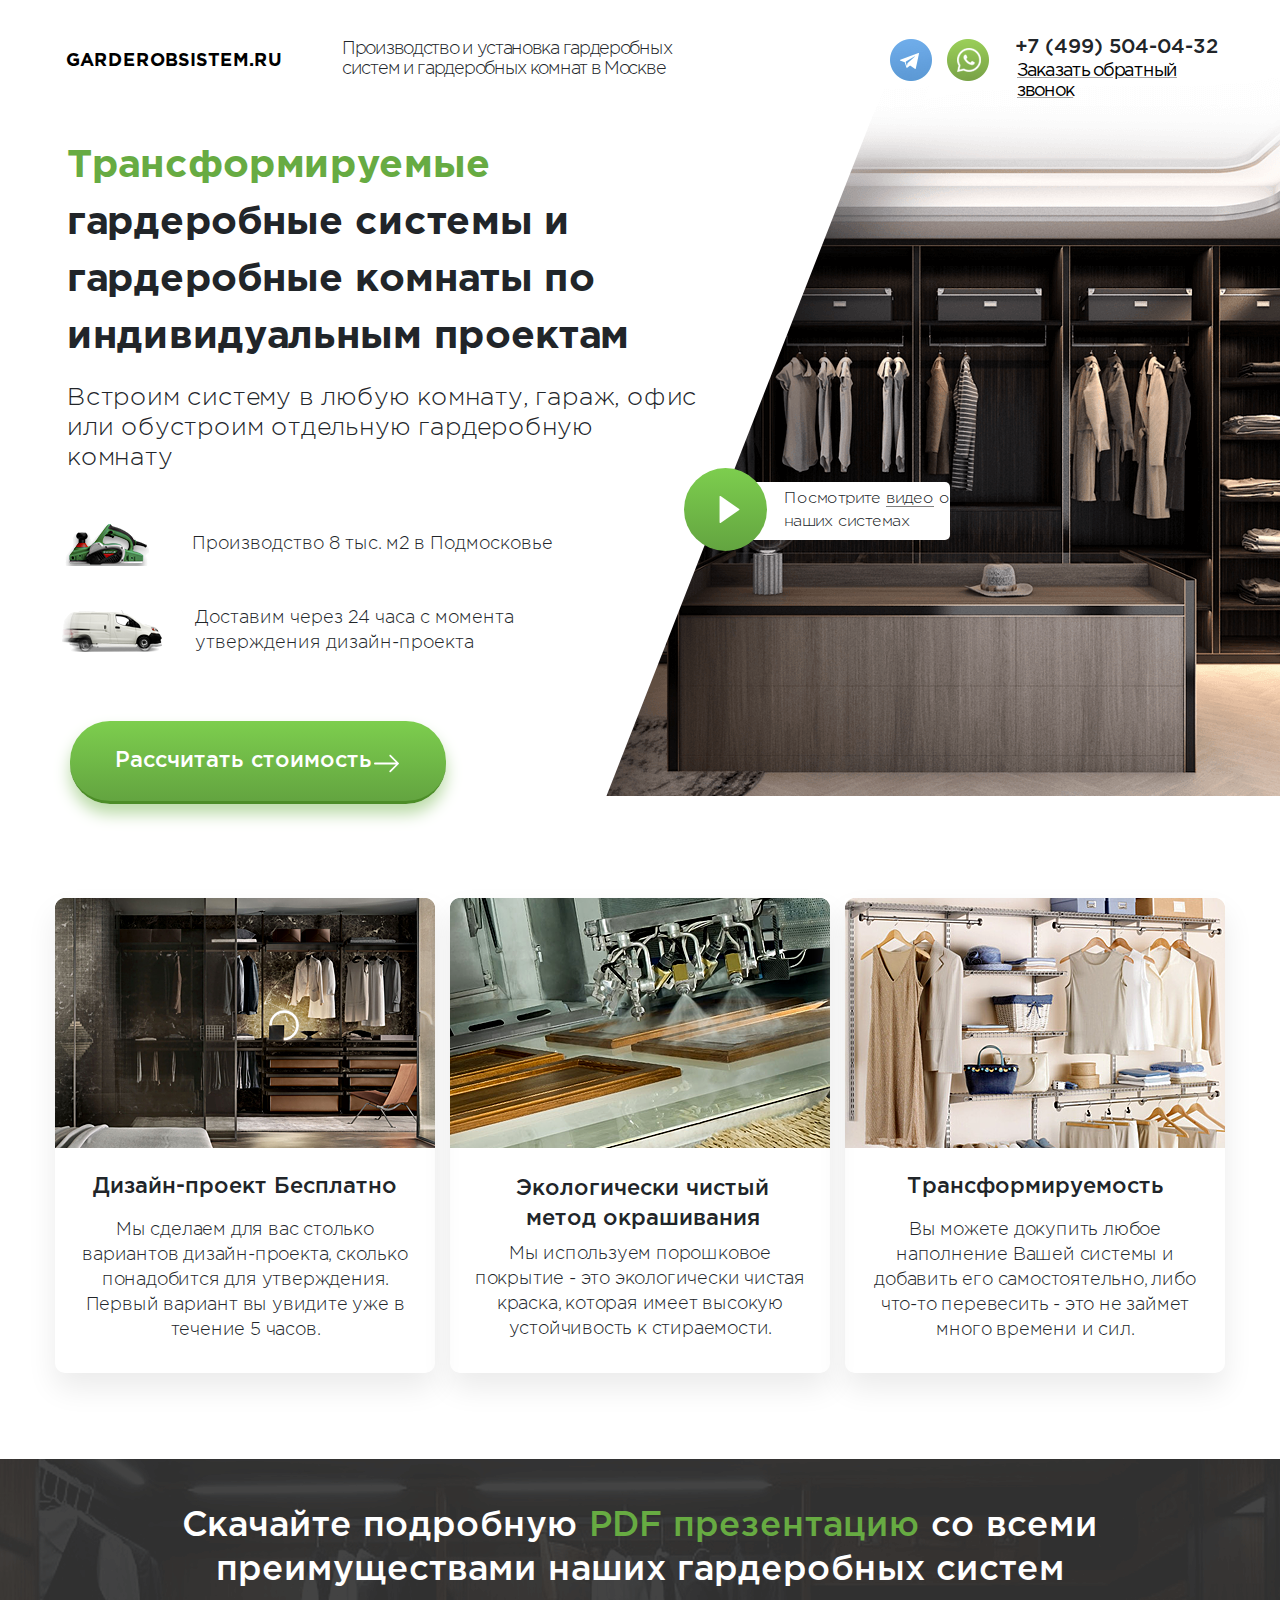
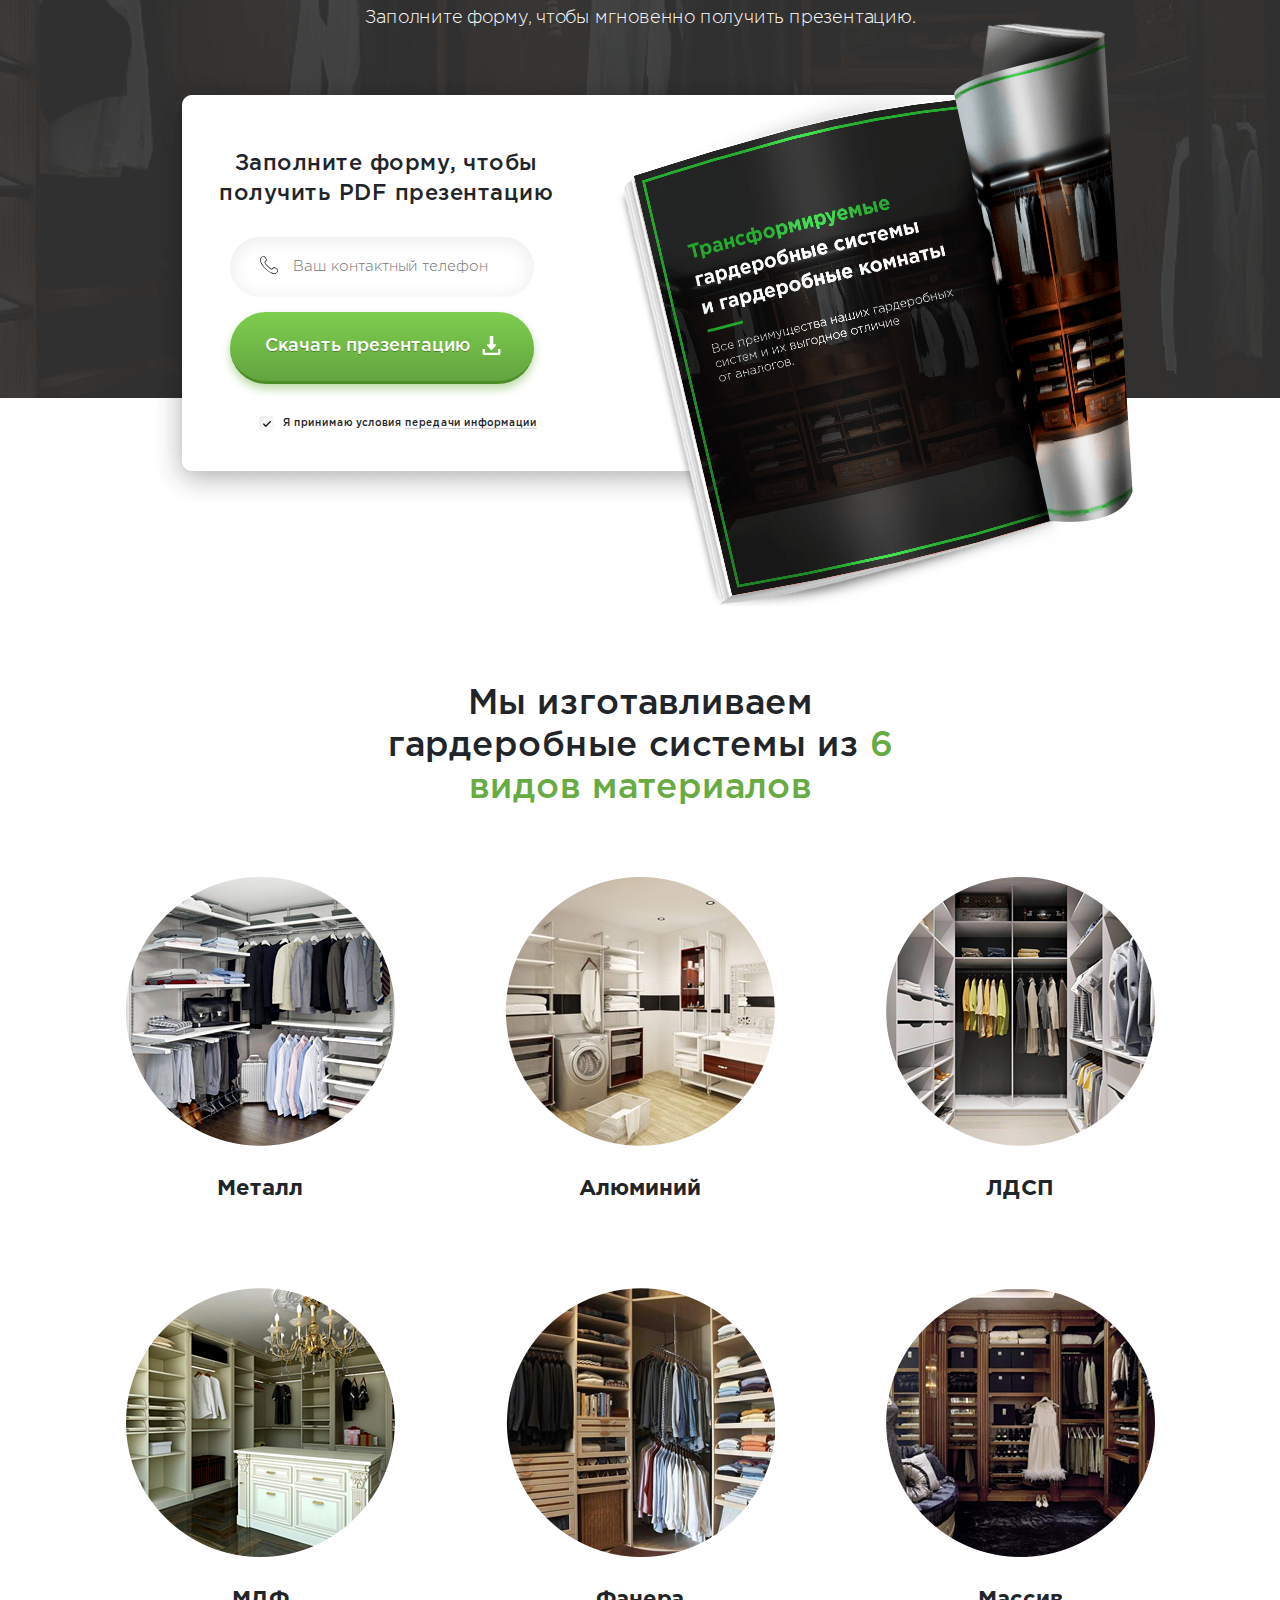
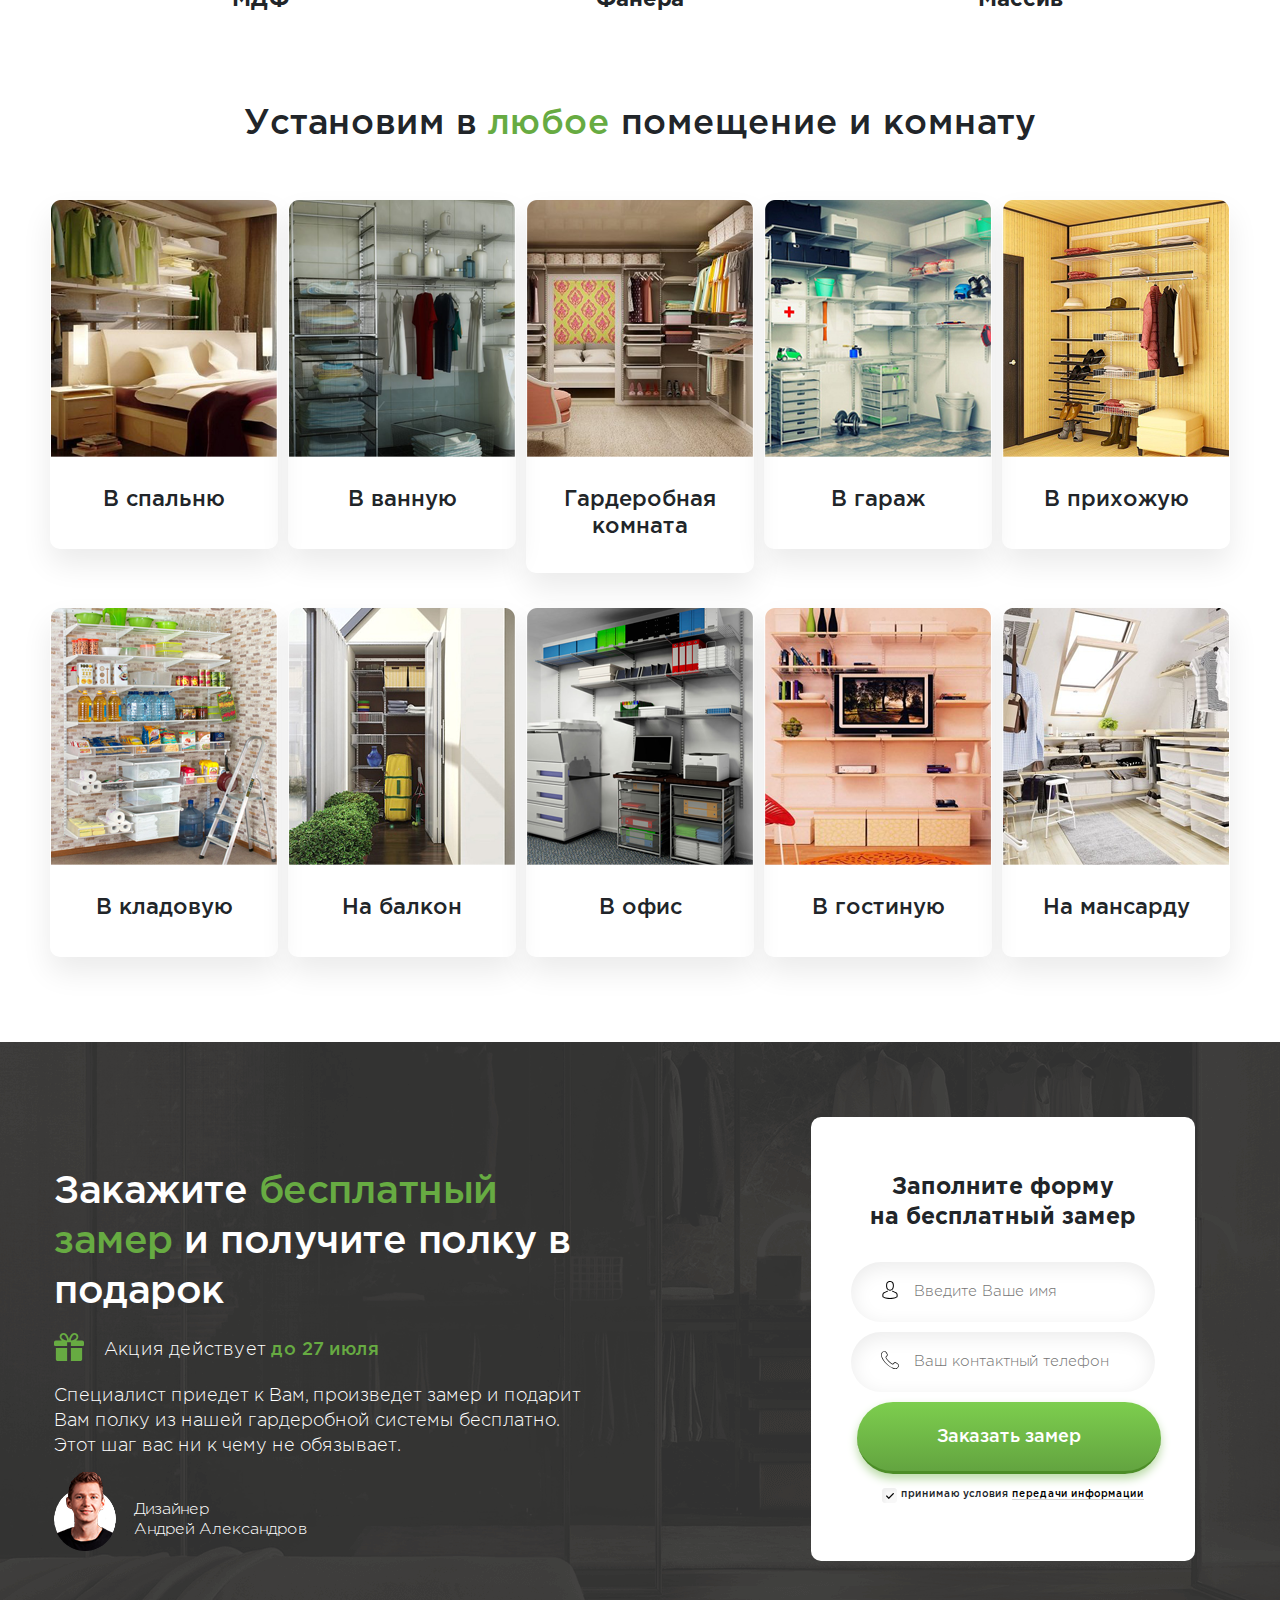
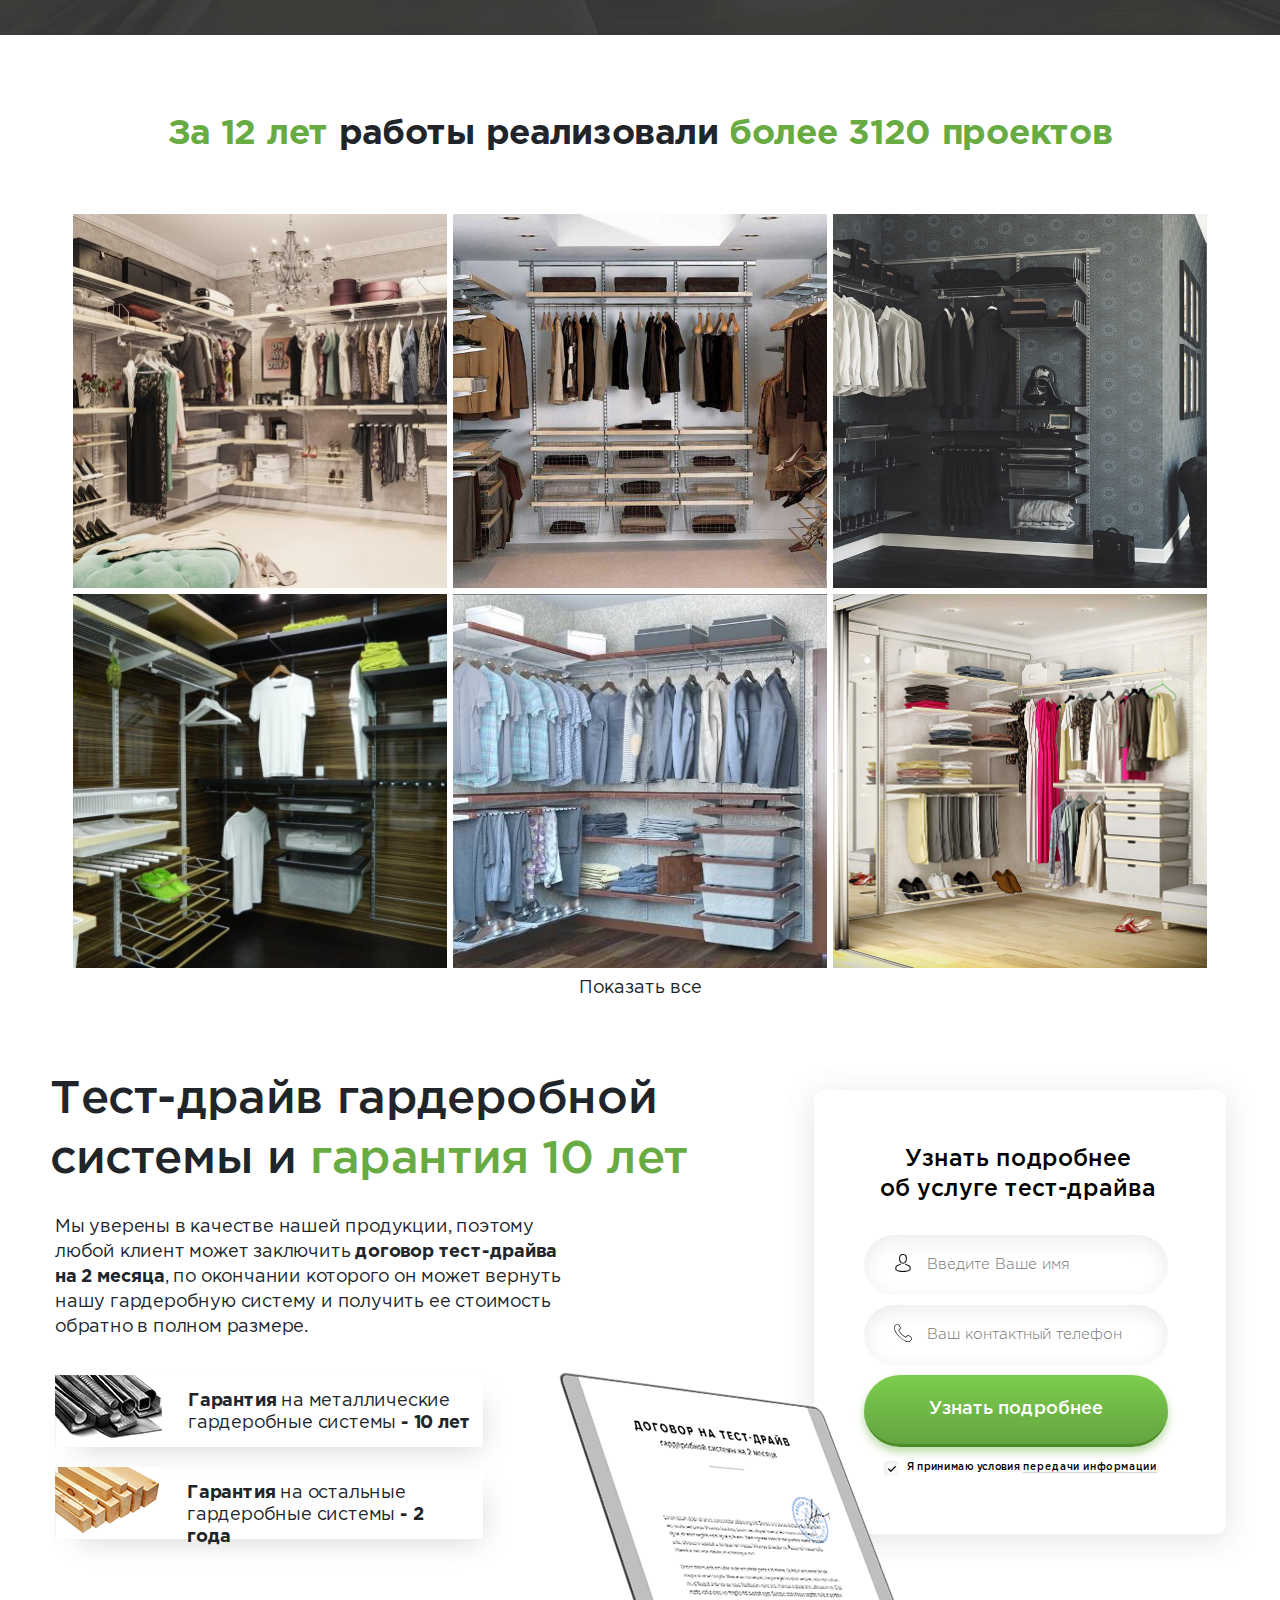
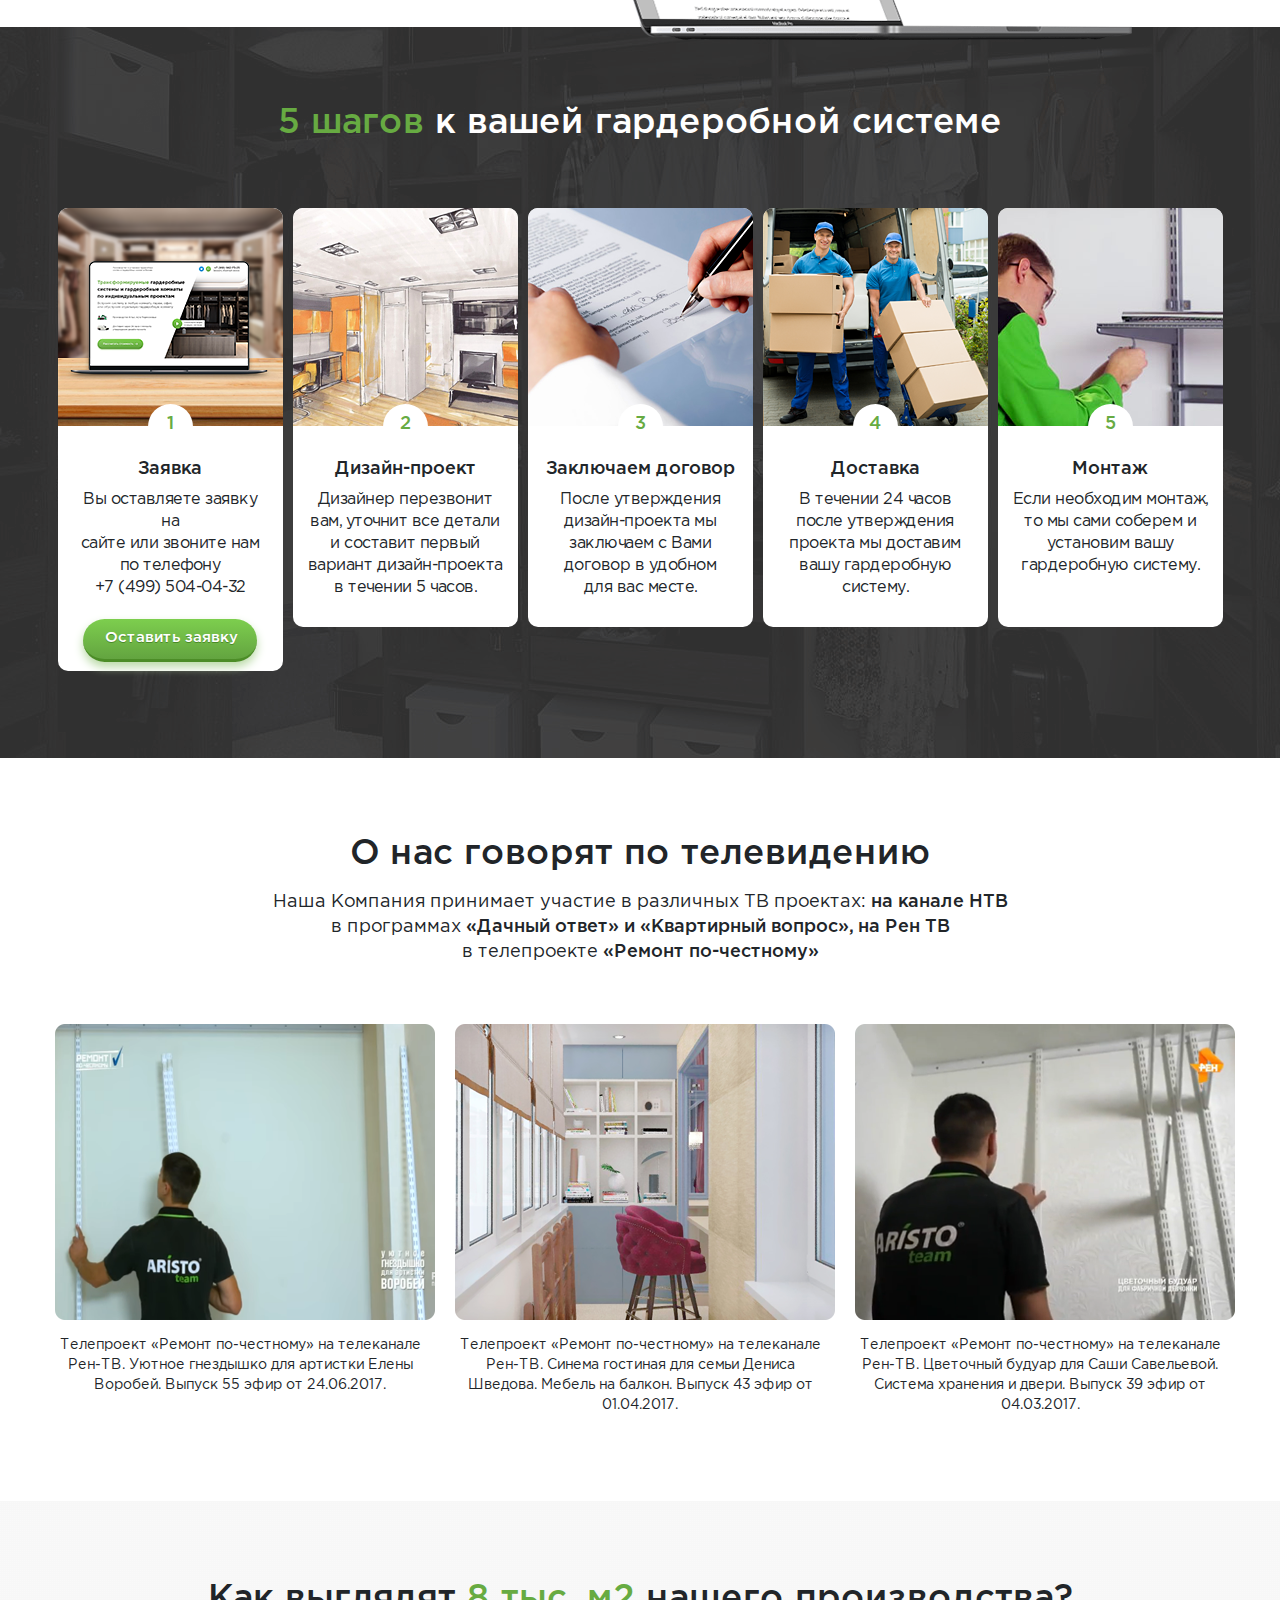
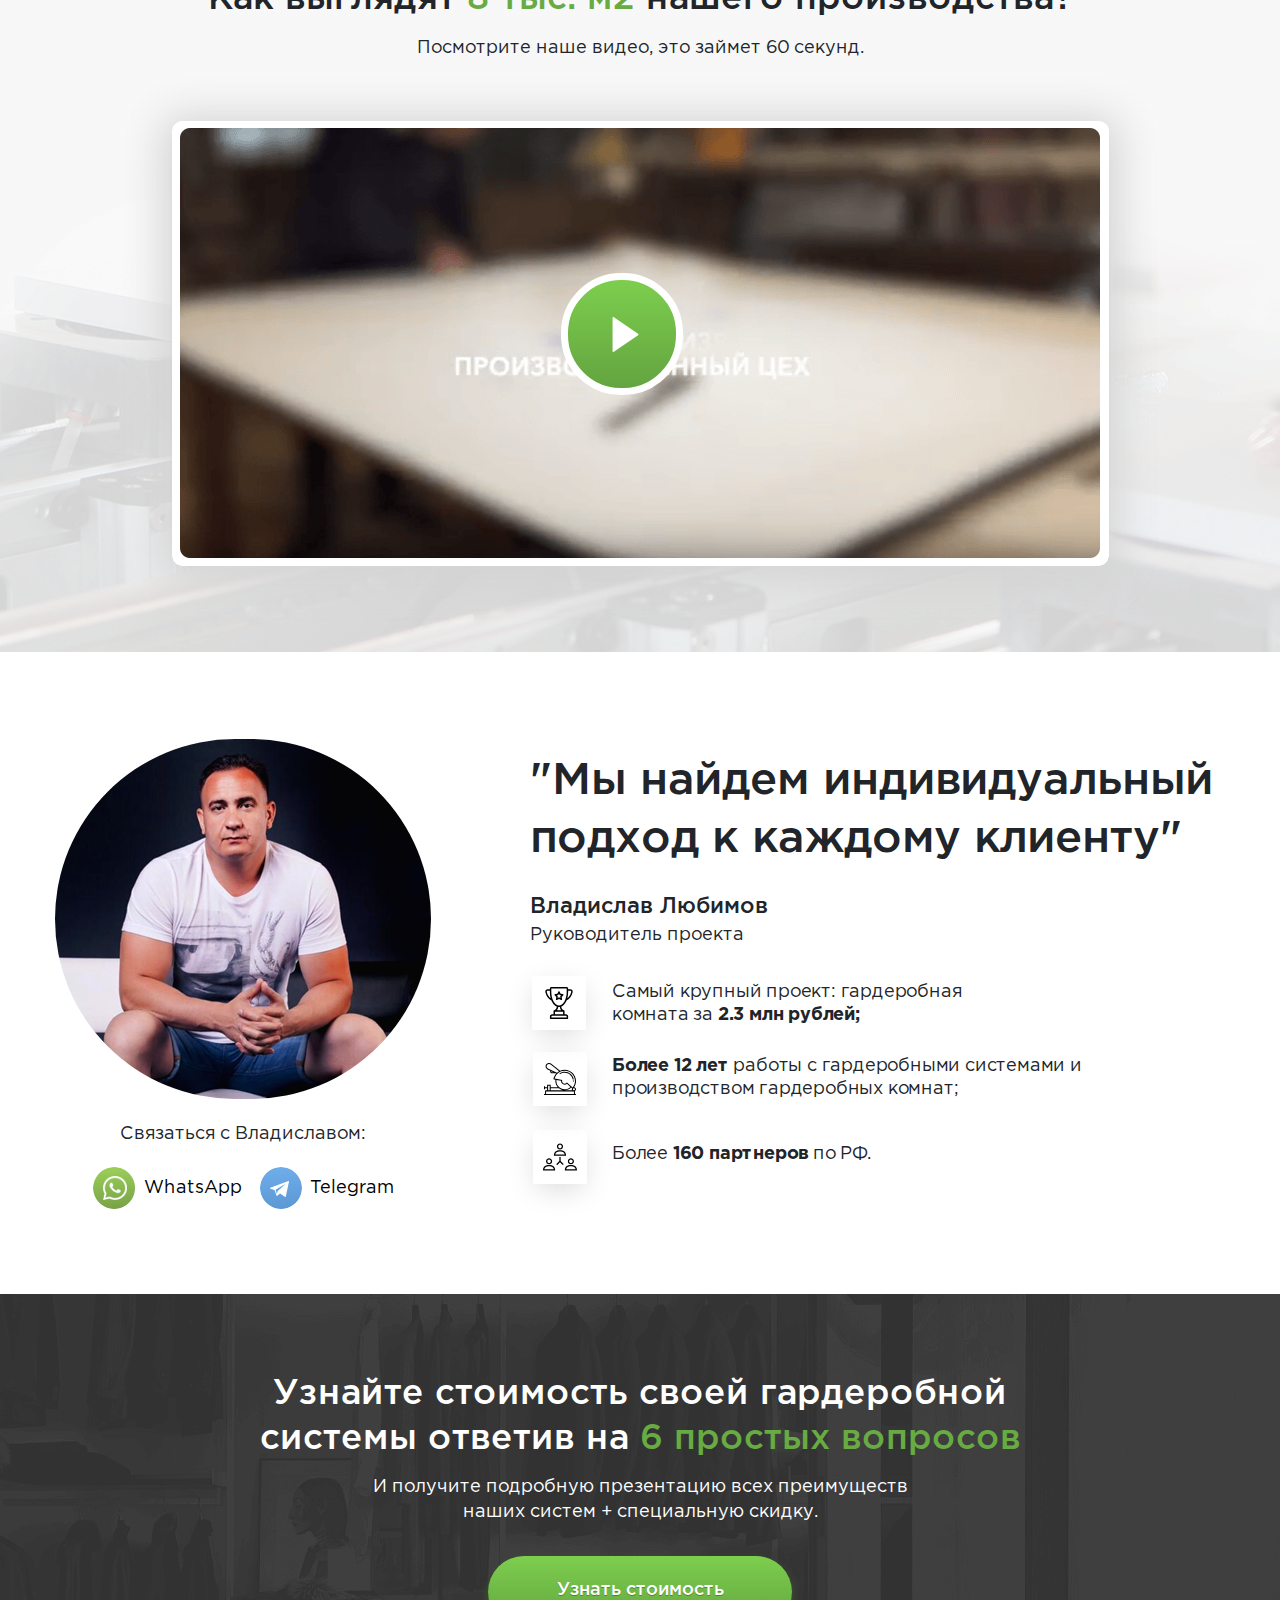
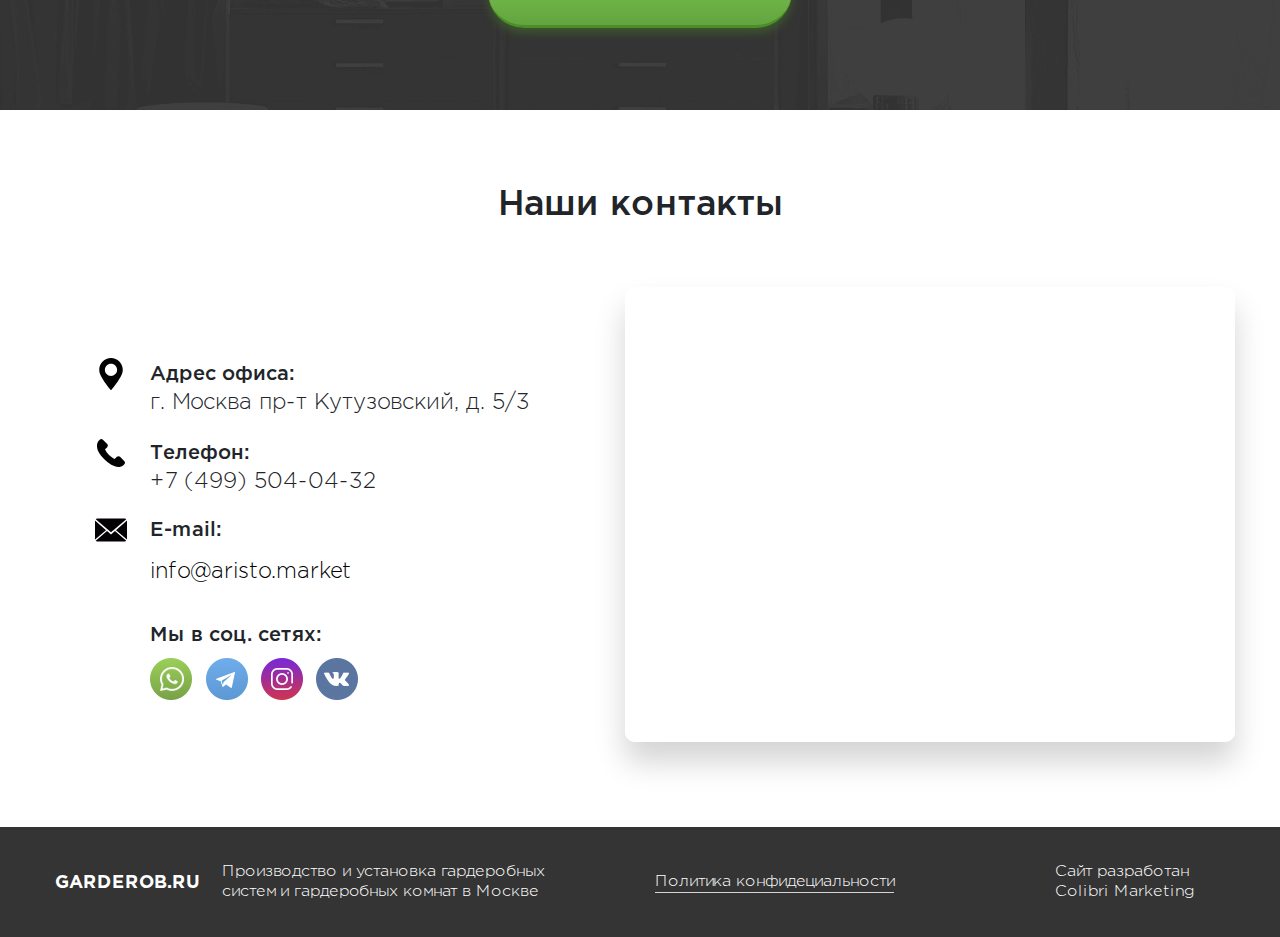
<file: index.html>
<!DOCTYPE html>
<html lang="ru">

<head>
    <meta charset="UTF-8">
    <meta name="viewport" content="width=device-width, initial-scale=1.0">
    <meta http-equiv="X-UA-Compatible" content="ie=edge">
    <title>GARDEROBSISTEM.RU</title>
    <meta name="GARDEROBSISTEM.RU"
        content="Трансформируемые гардеробные системы и гардеробные комнаты по индивидуальным проектам">
    <meta name="authors" content="Дизайнер: Сергей Голованов. Программирование и верстка: Илья Балод">
    <link rel="stylesheet" href="libs/bootstrap/css/bootstrap.min.css">
    <link rel="stylesheet" href="css/main.css">
    <link rel="stylesheet" href="css/fonts.css">
    <link rel="stylesheet" href="css/media.css">
    <link rel="stylesheet" href="libs/magnific/magnific-popup.css">
    <link rel="icon" type="image/ico" href="img/favicon.ico">
    <script src="https://script.marquiz.ru/v1.js" type="application/javascript"></script>
    <script>
        document.addEventListener("DOMContentLoaded", function() {
            Marquiz.init({ 
                id: '5c7281172357a00044bb11fe', 
                autoOpen: false, 
                autoOpenFreq: 'once', 
                openOnExit: false 
            });
        });
        </script>
        
</head>

<body>

    <header class="main-head">
        <div class="logo-wrap container">
            <div class="row">
                <div class="logo col-lg-3 col-md-6 col-sm-8 col-6">
                    <a href="#">Garderobsistem.ru</a>
                </div>
                <div class="slogan col-5">
                    <p>Производство и установка гардеробных систем и гардеробных комнат в Москве</p>
                </div>
                <div class="phone col-lg-4 col-md-6 col-sm-4 col-6">
                    <a href="https://t.me/garderobsistem" target="_blank"><img src="img/telegram.svg" alt="Alt"></a>
                    <a href="https://wa.me/79150569900" target="_blank"><img src="img/whatsapp.svg" alt="Alt"></a>
                    <span>+7 (499) 504-04-32</span>
                    <div class="call-back">Заказать обратный звонок</a>
                    </div>
                </div>
            </div>
            <div class="main-screen container">
                <div class="main-highline row">
                    <div class="col-lg-8 col-12">
                        <h1><span>Трансформируемые</span> гардеробные системы и гардеробные комнаты по индивидуальным
                            проектам</h1>
                        <p>Встроим систему в любую комнату, гараж, офис или обустроим отдельную гардеробную комнату</p>
                    </div>
                </div>
            </div>
            <div class="mob-bg hidden">
            </div>
            <div class="main-butns container">
                <div class="row">
                    <div class="col-lg-6 col-12">
                        <p class="tool">Производство 8 тыс. м2 в Подмосковье</p>
                        <p class="van">Доставим через 24 часа с момента утверждения дизайн-проекта</p>
                        <div class="calculate"><span>Рассчитать стоимость</span></div>
                    </div>
                </div>
                <div class="container video-wrap">
                    <div class="row d-flex justify-content-center">
                        <div class="videos">
                            <div class="play"></div><span class="under-wrap">Посмотрите <span class="under">видео</span>
                                о
                                наших системах</span>
                        </div>
                    </div>
                </div>
            </div>
    </header>

    <section class="presipresentation">
        <div class="pres-wrap d-flex flex-wrap justify-content-center">
            <div class="pres-1">
                <img src="img/pres-1.png" alt="Alt">
                <h2>Дизайн-проект Бесплатно</h2>
                <p>Мы сделаем для вас столько вариантов дизайн-проекта, сколько понадобится для утверждения. Первый
                    вариант вы увидите уже в течение 5 часов.</p>
            </div>
            <div class="pres-2">
                <img src="img/pres-2.png" alt="Alt">
                <h2>Экологически чистый метод окрашивания</h2>
                <p>Мы используем порошковое покрытие - это экологически чистая краска, которая имеет высокую
                    устойчивость к стираемости.</p>
            </div>
            <div class="pres-3">
                <img src="img/pres-3.png" alt="Alt">
                <h2>Трансформируемость</h2>
                <p>Вы можете докупить любое наполнение Вашей системы и добавить его самостоятельно, либо что-то
                    перевесить - это не займет много времени и сил.</p>
            </div>
        </div>
    </section>

    <section class="download">
        <div class="container">
            <div class="row">
                <div class="download-hl col-12">
                    <h1>Скачайте подробную <span>PDF презентацию</span> со всеми преимуществами наших гардеробных систем
                    </h1>
                    <p>Заполните форму, чтобы мгновенно получить презентацию.</p>
                </div>
            </div>
        </div>
        <div class="dwnld-form container">
            <div class="row">
                <div class="col-12">
                    <div class="dnl-form">
                        <h2>Заполните форму, чтобы получить PDF презентацию</h2>
                        <form action="dnl-send.php" method="post">
                            <input id="download-phone" name="phone" type="text" placeholder="Ваш контактный телефон"
                                required><label class="phone-ico" for="download-phone"></label>
                            <a href="https://yadi.sk/i/LWsjP-h0ZZRwFA">
                                <input type="submit" class="button download-btn" value="Скачать презентацию"><label
                                    class="dnl-ico" for="download-btn"></label>
                            </a>
                        </form>
                        <span class="agreement">Я принимаю
                            условия <span>передачи информации</spanspan></span>
                    </div>
                    <div class="d-flex justify-content-center">
                        <div class="dnl-form-mob">
                            <h2>Заполните форму, чтобы получить PDF презентацию</h2>
                            <form action="dnl-send.php" method="post">
                                <input id="download-phone" name="phone" type="text" placeholder="Ваш контактный телефон"
                                    required><label class="phone-ico" for="download-phone"></label>
                                <input type="submit" class="button download-btn" value="Скачать презентацию"><label
                                    class="dnl-ico" for="download-btn"></label>
                            </form>
                            <span class="agreement">Я принимаю
                                условия <span>передачи информации</spanspan></span>
                        </div>
                    </div>
                </div>
            </div>
        </div>
    </section>

    <section class="materials">
        <div class="container">
            <div class="row">
                <div class="col-12 d-flex justify-content-center">
                    <h1>Мы изготавливаем гардеробные системы из <span>6 видов материалов</span></h1>
                </div>
            </div>
        </div>
        <div class="material-photo container">
            <div class="row d-flex justify-content-center">
                <div class="left-arrow col-1">
                    <img src="img/left-arrow.svg" alt="Alt">
                </div>
                <div class="mat-item-1 col-lg-4 col-sm-6 col-10">
                    <img src="img/metal.png" alt="Alt">
                    <h2>Металл</h2>
                </div>
                <div class="aluminium mat-item-2 col-lg-4 col-sm-6 col-10">
                    <img src="img/aluminium.png" alt="Alt">
                    <h2>Алюминий</h2>
                </div>
                <div class="mat-item-3 col-lg-4 col-sm-6 col-10">
                    <img src="img/ldsp.png" alt="Alt">
                    <h2>ЛДСП</h2>
                </div>
                <div class="mat-item-4 col-lg-4 col-sm-6 col-10">
                    <img src="img/mdf.png" alt="Alt">
                    <h2>МДФ</h2>
                </div>
                <div class="mat-item-5 col-lg-4 col-sm-6 col-10">
                    <img src="img/plywood.png" alt="Alt">
                    <h2>Фанера</h2>
                </div>
                <div class="mat-item-6 col-lg-4 col-sm-6 col-10">
                    <img src="img/array.png" alt="Alt">
                    <h2>Массив</h2>
                </div>
                <div class="right-arrow col-1">
                    <img src="img/right-arrow.svg" alt="Alt">
                </div>
            </div>
            <div class="dots-wrap">
                <div class="dots">
                    <div class="dot-1 select"></div>
                    <div class="dot-2"></div>
                    <div class="dot-3"></div>
                    <div class="dot-4"></div>
                    <div class="dot-5"></div>
                    <div class="dot-6"></div>
                </div>
            </div>
        </div>
    </section>

    <section class="rooms">
        <h1>Установим в <span>любое</span> помещение и комнату</h1>
        <div class="room-row-1 d-flex justify-content-center">
            <div class="left-arrow">
                <img src="img/left-arrow.svg" alt="Alt">
            </div>
            <div class="room-wrap room-img-1">
                <a href="img/badroom.png">
                    <img src="img/badroom.png" alt="Alt">
                </a>
                <h2>В спальню</h2>
            </div>
            <div class="room-wrap room-img-2">
                <img src="img/bathroom.png" alt="Alt">
                <h2>В ванную</h2>
            </div>
            <div class="room-wrap room-img-3 garderob">
                <img src="img/garderob.png" alt="Alt">
                <h2>Гардеробная комната</h2>
            </div>
            <div class="room-wrap room-img-4">
                <img src="img/garage.png" alt="Alt">
                <h2>В гараж</h2>
            </div>
            <div class="room-wrap room-img-5">
                <img src="img/entrance.png" alt="Alt">
                <h2>В прихожую</h2>
            </div>
            <div class="right-arrow">
                <img src="img/right-arrow.svg" alt="Alt">
            </div>
        </div>
        <div class="dots-wrap hidden">
            <div class="dots">
                <div class="dot-1 select"></div>
                <div class="dot-2"></div>
                <div class="dot-3"></div>
                <div class="dot-4"></div>
                <div class="dot-5"></div>
            </div>
        </div>
        <div class="room-row-2 d-flex justify-content-center">
            <div class="room-wrap">
                <img src="img/pantry.png" alt="Alt">
                <h2>В кладовую</h2>
            </div>
            <div class="room-wrap">
                <img src="img/balcony.png" alt="Alt">
                <h2>На балкон</h2>
            </div>
            <div class="room-wrap">
                <img src="img/office.png" alt="Alt">
                <h2>В офис</h2>
            </div>
            <div class="room-wrap">
                <img src="img/living-room.png" alt="Alt">
                <h2>В гостиную</h2>
            </div>
            <div class="room-wrap">
                <img src="img/attic.png" alt="Alt">
                <h2>На мансарду</h2>
            </div>
        </div>
    </section>

    <section class="frozen">
        <div class="container">
            <div class="row">
                <div class="col-xl-6 col-12">
                    <div class="fr-wrap">
                        <h1>Закажите <span>бесплатный замер</span> и получите полку в подарок</h1>
                        <span class="stock">Акция действует <span class="counter"></span></span>
                        <p>Специалист приедет к Вам, произведет замер и подарит Вам полку из нашей гардеробной системы
                            бесплатно. Этот шаг
                            вас ни к чему не обязывает.</p>
                        <span class="disigner">Дизайнер <span>Андрей Александров</span></span>
                    </div>
                </div>
                <div class="col-xl-6 col-12 d-flex justify-content-center">
                    <div class="frozen-form">
                        <div class="hightline-wrap d-flex flex-wrap justify-content-center">
                            <h2>Заполните форму</h2>
                            <h2>на бесплатный замер</h2>
                        </div>
                        <form action="frozen-send.php" method="POST">
                            <input id="frozen-name" name="name" type="text" placeholder="Введите Ваше имя"
                                required><label class="user-ico" for="frozen-name"></label>
                            <input id="frozen-phone" name="phone" type="text" placeholder="Ваш контактный телефон"
                                required><label class="phone-ico" for="frozen-phone"></label>
                            <input type="submit" class="button frozen-btn" value="Заказать замер">
                        </form>
                        <span class="frozen-agreement">Я принимаю условия <span>передачи информации</span></span>
                    </div>
                </div>
            </div>
        </div>
    </section>

    <section class="gallery">
        <div class="g-hightl-wrap">
            <h1><span>За 12 лет</span> работы реализовали <span>более 3120 проектов</span></h1>
        </div>
        <div class="gallery-wrap d-flex flex-wrap justify-content-center">
            <div class="g-item">
                <a class="pop-g" href="img/gallery/01.jpg">
                    <div class="img-1"></div>
                </a>
            </div>
            <div class="g-item">
                <a class="pop-g" href="img/gallery/02.jpg">
                    <div class="img-2"></div>
                </a>
            </div>
            <div class="g-item">
                <a class="pop-g" href="img/gallery/03.jpg">
                    <div class="img-3"></div>
                </a>
            </div>
            <div class="g-item">
                <a class="pop-g" href="img/gallery/04.jpg">
                    <div class="img-4"></div>
                </a>
            </div>
            <div class="g-item">
                <a class="pop-g" href="img/gallery/05.jpg">
                    <div class="img-5"></div>
                </a>
            </div>
            <div class="g-item">
                <a class="pop-g" href="img/gallery/06.jpg">
                    <div class="img-6"></div>
                </a>
            </div>
            <div class="g-item">
                <a class="pop-g" href="img/gallery/07.jpg">
                    <div class="img-7"></div>
                </a>
            </div>
            <div class="g-item">
                <a class="pop-g" href="img/gallery/08.jpg">
                    <div class="img-8"></div>
                </a>
            </div>
            <div class="g-item">
                <a class="pop-g" href="img/gallery/09.jpg">
                    <div class="img-9"></div>
                </a>
            </div>
            <div class="g-item">
                <a class="pop-g" href="img/gallery/10.png">
                    <div class="img-10"></div>
                </a>
            </div>
        </div>
        <div class="gal-btn-wrap hidden">
            <div class="gal-btn">Показать все</div>
        </div>
    </section>

    <section class="test-drive">
        <div class="container">
            <div class="row">
                <div class="col-xl-7 col-12">
                    <h1>Тест-драйв гардеробной системы и <span>гарантия 10 лет</span></h1>
                    <p>Мы уверены в качестве нашей продукции, поэтому любой клиент может заключить <b>договор
                            тест-драйва
                            на 2 месяца</b>, по окончании которого он может вернуть нашу гардеробную систему и получить
                        ее
                        стоимость обратно в полном размере.</p>
                    <div class="garanty-m">
                        <img src="img/meta.png" alt="Alt">
                        <span><b>Гарантия</b> на металлические гардеробные системы <b>- 10 лет</b></span>
                    </div>
                    <div class="garanty-o">
                        <img src="img/wood.png" alt="Alt">
                        <span><b>Гарантия</b> на остальные гардеробные системы <b>- 2 года</b></span>
                    </div>
                </div>
                <div class="laptop-wrap hidden">
                    <img src="img/laptop.png" alt="Alt">
                </div>
                <div class="col-xl-4 col-12">
                    <div class="test-form">
                        <span>Узнать подробнее<span>об услуге тест-драйва</span></span>
                        <form action="test-send.php" method="POST">
                            <input id="test-name" name="name" type="text" placeholder="Введите Ваше имя" required><label
                                class="user-ico" for="test-name"></label>
                            <input id="test-phone" name="phone" type="text" placeholder="Ваш контактный телефон"
                                required><label class="phone-ico" for="test-phone"></label>
                            <input class="button test-btn" type="submit" value="Узнать подробнее">
                        </form>
                        <span class="test-check">Я принимаю условия <span>передачи информации</span></span>
                    </div>
                </div>
            </div>
        </div>
        <div class="steps">
            <div class="container">
                <div class="row">
                    <div class="col-12">
                        <h1><span>5 шагов</span> к вашей гардеробной системе</h1>
                    </div>
                </div>
            </div>
            <div class="items-wrap d-flex justify-content-center">
                <div class="left-arrow">
                    <img src="img/left-arrow.svg" alt="Alt">
                </div>
                <div class="step-1">
                    <img src="img/request.png" alt="Alt">
                    <h2>Заявка</h2>
                    <p>Вы оставляете заявку на<br>сайте или звоните нам по телефону<br>+7 (499) 504-04-32</p>
                    <div class="request-btn"><span>Оставить заявку</span></div>
                </div>
                <div class="step-2">
                    <img src="img/disign.png" alt="Alt">
                    <h2>Дизайн-проект</h2>
                    <p>Дизайнер перезвонит вам, уточнит все детали и составит первый вариант дизайн-проекта в течении 5
                        часов.</p>
                </div>
                <div class="step-3">
                    <img src="img/deal.png" alt="Alt">
                    <h2>Заключаем договор</h2>
                    <p>После утверждения дизайн-проекта мы заключаем с Вами договор в удобном<br>для вас месте.</p>
                </div>
                <div class="step-4">
                    <img src="img/delivery.png" alt="Alt">
                    <h2>Доставка</h2>
                    <p>В течении 24 часов после утверждения проекта мы доставим вашу гардеробную систему.</p>
                </div>
                <div class="step-5">
                    <img src="img/montaj.png" alt="Alt">
                    <h2>Монтаж</h2>
                    <p>Если необходим монтаж, то мы сами соберем и установим вашу гардеробную систему.</p>
                </div>
                <div class="right-arrow">
                    <img src="img/right-arrow.svg" alt="Alt">
                </div>
            </div>
            <div class="dots-wrap hidden">
                <div class="dots">
                    <div class="dot-1 select"></div>
                    <div class="dot-2"></div>
                    <div class="dot-3"></div>
                    <div class="dot-4"></div>
                    <div class="dot-5"></div>
                </div>
            </div>
        </div>
    </section>

    <section class="about-us">
        <div class="container">
            <div class="row">
                <div class="col-12">
                    <h1>О нас говорят по телевидению</h1>
                    <p>Наша Компания принимает участие в различных ТВ проектах: <span>на канале НТВ</span><br>в
                        программах <span>&#171;Дачный ответ&#187; и &#171;Квартирный вопрос&#187;, на Рен ТВ</span><br>в
                        телепроекте <span>&#171;Ремонт по-честному&#187;</span></p>
                </div>
            </div>
        </div>
        <div class="projects container">
            <div class="row d-flex justify-content-center">
                <div class="col-xl-4 col-lg-6 col-12">
                    <img src="img/about-img-1.png" alt="Alt">
                    <p>Телепроект &#171;Ремонт по-честному&#187; на телеканале Рен-ТВ. Уютное гнездышко для
                        артистки
                        Елены Воробей. Выпуск 55 эфир от 24.06.2017.</p>
                </div>
                <div class="col-xl-4 col-lg-6 col-12">
                    <img src="img/about-img-2.png" alt="Alt">
                    <p>Телепроект &#171;Ремонт по-честному&#187; на телеканале Рен-ТВ. Синема гостиная для семьи
                        Дениса
                        Шведова. Мебель на балкон. Выпуск 43 эфир от 01.04.2017.</p>
                </div>
                <div class="col-xl-4 col-lg-6 col-12">
                    <img src="img/about-img-3.png" alt="Alt">
                    <p>Телепроект &#171;Ремонт по-честному&#187; на телеканале Рен-ТВ. Цветочный будуар для Саши
                        Савельевой. Система хранения и двери. Выпуск 39 эфир от 04.03.2017.</p>
                </div>
            </div>
        </div>
    </section>

    <section class="video">
        <div class="highline container">
            <div class="row">
                <div class="col-12">
                    <h1>Как выглядят <span>8 тыс. м2</span> нашего производства?</h1>
                    <p>Посмотрите наше видео, это займет 60 секунд.</p>
                </div>
            </div>
        </div>
        <div class="video-cont container">
            <div class="row">
                <div class="col-12 d-flex justify-content-center">
                    <div class="prod-video"><img src="img/video-prev.png" alt="Alt"></div>
                </div>
            </div>
        </div>
    </section>

    <section class="approach">
        <div class="app-wrap container">
            <div class="row">
                <div class="vlad col-xl-4 col-12">
                    <img src="img/vladislav.png" alt="Alt">
                    <span>Связаться с Владиславом:</span>
                    <a href="https://wa.me/79150569900" target="_blank"><img src="img/whatsapp.svg"
                            alt="Alt">WhatsApp</a>
                    <a href="https://t.me/garderobsistem" target="_blank"><img src="img/telegram.svg"
                            alt="Alt">Telegram</a>
                </div>
                <div class="col-xl-8 col-12">
                    <div class="achivs">
                        <div class="approach-hl">
                            <h1>"Мы найдем индивидуальный подход к каждому клиенту"</h1>
                            <h2>Владислав Любимов</h2>
                            <p>Руководитель проекта</p>
                        </div>
                        <span class="award">Самый крупный проект: гардеробная<br>комната за <b>2.3 млн
                                рублей;</b></span>
                        <span class="carpentry"><b>Более 12 лет</b> работы с гардеробными системами и производством
                            гардеробных
                            комнат;</span>
                        <span class="network">Более <b>160 партнеров</b> по РФ.</span>
                    </div>
                </div>
            </div>
        </div>
    </section>

    <section class="coast">
        <div class="container">
            <div class="row">
                <div class="col-12">
                    <h1>Узнайте стоимость своей гардеробной<br>системы ответив на <span>6 простых вопросов</span></h1>
                    <p>И получите подробную презентацию всех преимуществ<br>наших систем + специальную скидку.</p>
                    <div class="d-flex justify-content-center">
                        <div class="coast-btn button"><span>Узнать стоимость</span></div>
                    </div>
                </div>
            </div>
        </div>
    </section>

    <section class="contacts">
        <div class="container">
            <div class="row">
                <div class="col-12">
                    <h1>Наши контакты</h1>
                </div>
            </div>
        </div>
        <div class="container">
            <div class="row">
                <div class="cont-wrap col-xl-6 col-12 order-lg-1 order-2">
                    <span class="address">Адрес офиса:</span>
                    <p>г. Москва пр-т Кутузовский, д. 5/3</p>
                    <span class="phone">Телефон:</span>
                    <p>+7 (499) 504-04-32</p>
                    <span class="mail">E-mail:</span>
                    <a class="mail-link" href="mailto:info@aristo.market"><p>info@aristo.market</p></a>
                    <span class="socials">Мы в соц. сетях:</span>
                    <div class="socials-wrap">
                        <a href="https://wa.me/79150569900" target="_blank"><img src="img/whatsapp.svg" alt="Alt"></a>
                        <a href="https://t.me/garderobsistem" target="_blank"><img src="img/telegram.svg" alt="Alt"></a>
                        <a href="https://www.instagram.com/aristo.market" target="_blank"><img src="img/instagram.svg"
                                alt="Alt"></a>
                        <a href="#" target="_blank"><img src="img/vk.svg" alt="Alt"></a>
                    </div>
                </div>
                <div class="map col-xl-6 col-12 order-lg-2 order-1">
                    <div class="map-wrap">
                        <iframe
                            src="https://www.google.com/maps/embed?pb=!1m18!1m12!1m3!1d2245.4831430323716!2d37.56538861604627!3d55.750108899667026!2m3!1f0!2f0!3f0!3m2!1i1024!2i768!4f13.1!3m3!1m2!1s0x46b54bc8eb37e033%3A0x5aa076a8f62a5435!2sKutuzovsky+Ave%2C+5%2F3%2C+Moskva%2C+121248!5e0!3m2!1sen!2sru!4v1551642846716"
                            width="600" height="445" frameborder="0" style="border:0" allowfullscreen></iframe>
                    </div>
                </div>
            </div>
        </div>
    </section>

    <footer>
        <div class="foot-wrap container">
            <div class="row justify-content-center">
                <div class="logo-wrap col-lg-2 col-md-3 col-6"><a class="logo" href="#">Garderob.ru</a></div>
                <div class="slogan col-md-4 col-12">
                    <p>Производство и установка гардеробных систем и гардеробных комнат в Москве</p>
                </div>
                <div class="privacy-wrap col-lg-4 col-md-5 col-12">
                    <div class="privacy">Политика конфидециальности</div>
                </div>
                <div class="col-lg-2 col-md-4 col-md-4 col-6"><a class="autors" href="http://colibri-marketing.ru/ "
                        target="_blank">Сайт разработан<br>Colibri Marketing</a></div>
            </div>
        </div>
    </footer>
    <script src="libs/jquery/jquery-3.3.1.min.js"></script>
    <script src="libs/bootstrap/js/bootstrap.min.js"></script>
    <script src="libs/magnific/jquery.magnific-popup.min.js"></script>
    <script src="libs/mask/jquery.maskedinput.js"></script>
    <script src="js/common.js"></script>
</body>

</html>
</file>
<file: css/main.css>
body {
  font-family: "Gotham Pro";
  font-size: 18px;
  line-height: 20px;
  lletter-spacing: 0.1px; }

h1 {
  font-size: 35px; }

h2 {
  font-size: 22px; }

.mfp-close {
  right: -41px !important;
  top: -31px !important;
  color: #ffffff !important; }

.hidden {
  display: none !important; }

.visible {
  display: block !important; }

.not-active {
  pointer-events: none !important; }

.twist {
  max-height: 3793px !important; }

.main-head {
  height: 796px;
  padding-top: 39px;
  background: url("../img/header-bg.png") center; }

.button {
  display: block;
  position: relative;
  width: 304px;
  height: 72px;
  margin-left: 145px;
  margin-top: 15px;
  padding-top: 24px;
  padding-left: 36px;
  color: #ffffff;
  font-weight: 500;
  background: linear-gradient(to top, #63a440, #7dce4e);
  border-bottom: 3px solid #4c8d27;
  border-top: none;
  border-left: none;
  border-right: none;
  border-radius: 50px;
  box-shadow: 0 5px 10px #bbdba8;
  -moz-transition-property: box-shadow;
  -o-transition-property: box-shadow;
  -webkit-transition-property: box-shadow;
  -moz-transition-duration: 0.3s;
  -o-transition-duration: 0.3s;
  -webkit-transition-duration: 0.3s; }
  .button:hover {
    background: linear-gradient(to top, #68aa44, #88d659);
    box-shadow: 0 5px 20px #91c572;
    text-decoration: none; }

.dots-wrap {
  display: flex;
  justify-content: center; }
  .dots-wrap .dots {
    margin-top: 20px; }
    .dots-wrap .dots div {
      display: inline-block;
      width: 8px;
      height: 8px;
      border-radius: 8px;
      background-color: #343434; }

.steps .dots-wrap .dots div {
  background-color: #ffffff; }

.select {
  background-color: #67ab42 !important; }

.logo a {
  display: block;
  margin-top: 12px;
  margin-left: -19px;
  text-transform: uppercase;
  color: #000000;
  font-weight: 600; }
  .logo a:hover {
    text-decoration: none; }

.slogan p {
  width: 350px;
  margin-left: -28px;
  letter-spacing: -1.3px;
  font-weight: 100; }

.phone {
  position: relative; }
  .phone a {
    font-weight: 100; }
    .phone a:first-child {
      margin-left: 45px; }
    .phone a:nth-child(2) {
      margin-left: 10px; }
  .phone .call-back {
    position: absolute;
    width: 216px;
    top: 22px;
    left: 187px;
    cursor: pointer;
    letter-spacing: -1.3px;
    color: #000000;
    text-decoration: underline #a8a7a7; }
  .phone span {
    position: absolute;
    width: 211px;
    top: -2px;
    left: 185px;
    font-size: 20px;
    font-weight: 500; }

.main-screen {
  padding-top: 43px; }
  .main-screen h1 {
    width: 100%;
    margin-left: -33px;
    font-size: 39px;
    font-weight: 600;
    line-height: 57px;
    letter-spacing: -0.3px; }
  .main-screen span {
    color: #67ab42; }
  .main-screen p {
    width: 90%;
    margin-top: 17px;
    margin-left: -33px;
    font-size: 25px;
    font-weight: 100;
    line-height: 30px;
    letter-spacing: -0.2px; }

.main-butns .tool {
  position: relative;
  padding-top: 45px;
  padding-left: 92px;
  font-weight: 100; }
  .main-butns .tool::before {
    content: "";
    position: absolute;
    width: 92px;
    height: 42px;
    top: 35px;
    left: -35px;
    background: url(../img/tool.svg) no-repeat; }
.main-butns .van {
  position: relative;
  padding-top: 36px;
  padding-left: 95px;
  line-height: 25px;
  font-weight: 100; }
  .main-butns .van::before {
    content: "";
    position: absolute;
    width: 102px;
    height: 42px;
    top: 40px;
    left: -38px;
    background: url(../img/van.svg) no-repeat; }
.main-butns .calculate {
  display: flex;
  align-items: center;
  margin-top: 65px;
  margin-left: -30px;
  width: 376px;
  height: 83px;
  color: #ffffff;
  cursor: pointer;
  font-size: 22px;
  font-weight: 500;
  background: linear-gradient(to top, #63a440, #7dce4e);
  border-bottom: 3px solid #4c8d27;
  border-radius: 40px;
  box-shadow: 0 10px 16px #bbdba8;
  -moz-transition-property: background, box-shadow;
  -o-transition-property: background, box-shadow;
  -webkit-transition-property: background, box-shadow;
  -moz-transition-duration: 0.3s;
  -o-transition-duration: 0.3s;
  -webkit-transition-duration: 0.3s; }
  .main-butns .calculate:hover {
    background: linear-gradient(to top, #68aa44, #88d659);
    box-shadow: 0 10px 20px #91c572; }
  .main-butns .calculate span {
    position: relative;
    margin-left: 45px;
    cursor: pointer; }
    .main-butns .calculate span::after {
      content: "";
      position: absolute;
      left: 259px;
      width: 25px;
      height: 25px;
      background: url(../img/arrow.svg) center no-repeat;
      filter: brightness(100); }

.mob-bg {
  position: relative;
  left: 0px;
  height: 372px;
  background: url(../img/main-bg-mob.jpg) center no-repeat;
  background-size: cover; }

.video-wrap {
  position: absolute;
  top: 468px; }
  .video-wrap .videos {
    padding-left: 272px; }
    .video-wrap .videos .under-wrap {
      display: inline-block;
      position: relative;
      width: 205px;
      height: 58px;
      top: -25px;
      padding-top: 5px;
      padding-left: 39px;
      border-radius: 5px;
      font-size: 16px;
      font-weight: 100;
      background-color: #fff;
      line-height: 23px; }
    .video-wrap .videos .play {
      display: inline-block;
      position: relative;
      width: 83px;
      height: 83px;
      margin: 0;
      left: 22px;
      cursor: pointer;
      background: linear-gradient(to top, #63a440, #7dce4e);
      border-radius: 50px;
      z-index: 500;
      -moz-transition-property: background;
      -o-transition-property: background;
      -webkit-transition-property: background; }
      .video-wrap .videos .play:hover {
        background: linear-gradient(to top, #6bae46, #86d856); }
      .video-wrap .videos .play::before {
        content: "";
        position: absolute;
        width: 27px;
        height: 27px;
        top: 28px;
        left: 32px;
        background-image: url(../img/play.svg);
        filter: brightness(100); }
    .video-wrap .videos .under {
      border-bottom: 1px solid gray;
      line-height: 2px; }

.presipresentation {
  padding-top: 87px; }
  .presipresentation .pres-1, .presipresentation .pres-2, .presipresentation .pres-3 {
    width: 380px;
    margin-top: 15px;
    border-radius: 10px;
    box-shadow: 0px 15px 30px #ebebeb; }
  .presipresentation .pres-1, .presipresentation .pres-2 {
    margin-right: 15px; }
  .presipresentation h2 {
    margin-top: 26px;
    text-align: center; }
  .presipresentation p {
    text-align: center;
    line-height: 25px;
    letter-spacing: -0.2px;
    font-weight: 100; }
  .presipresentation .pres-1 h2 {
    text-align: center; }
  .presipresentation .pres-1 p {
    padding-top: 10px;
    padding-left: 23px;
    padding-right: 23px;
    padding-bottom: 14px; }
  .presipresentation .pres-2 h2 {
    padding-left: 30px;
    padding-right: 25px;
    line-height: 30px; }
  .presipresentation .pres-2 p {
    padding-left: 15px;
    padding-right: 15px; }
  .presipresentation .pres-3 p {
    padding-top: 10px;
    padding-left: 28px;
    padding-right: 28px; }

.download {
  height: 747px;
  margin-top: 86px;
  background: url(../img/download-pres.png) center; }
  .download .download-hl {
    text-align: center;
    color: #ffffff;
    padding-top: 45px; }
    .download .download-hl h1 {
      line-height: 44px; }
    .download .download-hl span {
      color: #67ab42; }
    .download .download-hl p {
      padding-top: 8px;
      letter-spacing: -0.2px;
      font-weight: 100; }
  .download .download-btn {
    position: relative;
    padding-right: 30px;
    padding-left: 0px;
    padding-top: 0px;
    text-shadow: 0 1px 0px #4a8929; }
    .download .download-btn:hover {
      color: #ffffff; }
  .download .dnl-ico {
    position: relative; }
    .download .dnl-ico:after {
      content: "";
      position: absolute;
      display: inline-block;
      left: 397px;
      top: -55px;
      width: 19px;
      height: 19px;
      background-image: url(../img/download.svg);
      filter: brightness(100); }

.dnl-form-mob {
  position: relative;
  display: none;
  width: 357px;
  height: 420px;
  background-color: #ffffff;
  border-radius: 10px;
  text-align: center;
  padding-top: 110px;
  box-shadow: 0px 15px 30px -10px #d4d4d4;
  font-size: 16px; }
  .dnl-form-mob::before {
    position: absolute;
    content: "";
    width: 261px;
    height: 299px;
    top: -190px;
    left: 37px;
    background: url(../img/book.png) center no-repeat;
    background-size: cover; }
  .dnl-form-mob #download-phone {
    margin-left: 0px !important; }
  .dnl-form-mob h2 {
    width: 242px !important;
    font-size: 16px;
    margin-left: 60px !important; }
  .dnl-form-mob .download-btn {
    margin-left: 30px !important;
    padding-left: 0px; }
  .dnl-form-mob .agreement {
    margin-left: 24px !important; }
    .dnl-form-mob .agreement::before {
      left: 20px !important; }

.dwnld-form {
  margin-top: 105px; }
  .dwnld-form h2 {
    width: 350px;
    margin-left: 126px;
    text-align: center;
    letter-spacing: 0.5px;
    line-height: 30px; }

#download-phone {
  display: inline-block;
  position: relative;
  width: 304px;
  height: 60px;
  margin-top: 20px;
  margin-left: 145px;
  padding-left: 63px;
  border: none;
  border-radius: 40px;
  box-shadow: inset 0 3px 20px #ebebeb;
  font-size: 15px;
  font-weight: 100; }
  #download-phone:focus {
    outline: none; }

.phone-ico {
  position: relative; }
  .phone-ico::before {
    content: "";
    position: absolute;
    width: 19px;
    height: 18px;
    left: -274px;
    top: -7px;
    background: url(../img/telephone.svg);
    background-repeat: no-repeat; }

.dwnld-form .agreement {
  display: block;
  position: relative;
  margin-left: 188px;
  font-size: 10px;
  font-weight: 500;
  padding: 10px; }
  .dwnld-form .agreement::before {
    content: url(../img/check.png);
    position: absolute;
    left: -14px;
    top: 12px;
    width: 15px;
    height: 15px; }
  .dwnld-form .agreement span {
    border-bottom: 1px solid #d4d4d4; }

.materials {
  padding-top: 77px;
  text-align: center; }
  .materials h1 {
    width: 600px; }
    .materials h1 span {
      color: #67ab42; }
  .materials .material-photo {
    margin-top: 60px;
    min-width: 71% !important; }
    .materials .material-photo h2 {
      margin-top: 30px;
      font-weight: 600;
      margin-bottom: 30px; }

.rooms h1 {
  text-align: center; }
.rooms span {
  color: #67ab42; }

.room-row-1, .room-row-2 {
  margin-top: 55px;
  text-align: center; }
  .room-row-1 h2, .room-row-2 h2 {
    margin-top: 30px; }

.room-row-2 {
  margin-top: 35px; }

.room-wrap {
  display: block;
  width: 228px;
  height: 349px;
  margin: 0px 5px;
  border-radius: 10px;
  box-shadow: 0px 15px 30px #ebebeb; }

.garderob {
  height: auto; }
  .garderob h2 {
    padding-bottom: 25px; }

.room-row-1 .left-arrow, .room-row-1 .right-arrow, .items-wrap .left-arrow, .items-wrap .right-arrow, .material-photo .left-arrow, .material-photo .right-arrow {
  display: none;
  width: 60px;
  cursor: pointer; }
  .room-row-1 .left-arrow img, .room-row-1 .right-arrow img, .items-wrap .left-arrow img, .items-wrap .right-arrow img, .material-photo .left-arrow img, .material-photo .right-arrow img {
    margin-top: 160px;
    height: 22px; }

.material-photo .dots-wrap {
  display: none; }

.items-wrap .left-arrow, .items-wrap .right-arrow {
  padding-left: 18px; }
.items-wrap .step-1, .items-wrap .step-2, .items-wrap .step-3, .items-wrap .step-4, .items-wrap .step-5 {
  margin-left: 5px;
  margin-right: 5px; }

.material-photo .right-arrow img, .material-photo .left-arrow img {
  margin-top: 122px; }

.mat-item-1, .mat-item-2, .mat-item-3, .mat-item-4, .mat-item-5, .mat-item-6 {
  margin-bottom: 55px; }

.frozen {
  height: 593px;
  margin-top: 85px;
  background-image: url(../img/froze-bg.png);
  background-position: center;
  background-repeat: no-repeat; }
  .frozen h1 {
    margin-top: 125px;
    margin-bottom: 23px;
    font-size: 39px;
    font-weight: 500;
    letter-spacing: -0.5px;
    line-height: 50px; }
    .frozen h1 span {
      color: #67ab42; }
  .frozen .fr-wrap {
    margin-left: -31px;
    color: #ffffff; }
    .frozen .fr-wrap .stock {
      display: block;
      position: relative;
      margin-bottom: 24px;
      padding-left: 50px;
      letter-spacing: 0.2px;
      font-weight: 100; }
      .frozen .fr-wrap .stock::before {
        content: "";
        position: absolute;
        width: 30px;
        height: 30px;
        left: 0px;
        top: -8px;
        background-image: url(../img/gift.svg); }
      .frozen .fr-wrap .stock span {
        color: #67ab42;
        font-weight: 500; }
    .frozen .fr-wrap p {
      width: 540px;
      line-height: 25px;
      font-weight: 100; }
    .frozen .fr-wrap .disigner {
      display: block;
      position: relative;
      padding-top: 25px;
      padding-left: 80px;
      font-size: 16px;
      font-weight: 100; }
      .frozen .fr-wrap .disigner::before {
        content: "";
        position: absolute;
        width: 62px;
        height: 79px;
        top: -3px;
        left: 0px;
        background-image: url(../img/designer.png); }
      .frozen .fr-wrap .disigner span {
        display: block; }
  .frozen .frozen-form {
    width: 412px;
    height: 444px;
    margin-top: 75px;
    margin-left: 156px;
    background-color: #ffffff;
    border-radius: 10px;
    text-align: center;
    padding-top: 57px; }
    .frozen .frozen-form h2 {
      width: 290px;
      font-size: 23px;
      font-weight: 600; }
      .frozen .frozen-form h2:last-child {
        margin-top: -6px; }
    .frozen .frozen-form .frozen-btn {
      margin-left: 46px;
      margin-top: 10px;
      padding: 0px; }
      .frozen .frozen-form .frozen-btn:hover {
        color: #ffffff;
        text-decoration: none; }
      .frozen .frozen-form .frozen-btn span {
        text-shadow: 0 1px 0px #4a8929; }

#frozen-name, #test-name, #test-phone {
  display: inline-block;
  position: relative;
  width: 304px;
  height: 60px;
  margin-top: 23px;
  padding-left: 63px;
  border: none;
  border-radius: 40px;
  box-shadow: inset 0 5px 20px #ebebeb;
  font-size: 15px;
  font-weight: 100; }
  #frozen-name:focus, #test-name:focus, #test-phone:focus {
    outline: none; }

#frozen-phone {
  display: inline-block;
  position: relative;
  width: 304px;
  height: 60px;
  margin-top: 10px;
  padding-left: 63px;
  border: none;
  border-radius: 40px;
  box-shadow: inset 0 5px 20px #ebebeb;
  font-size: 15px;
  font-weight: 100; }
  #frozen-phone:focus {
    outline: none; }

.user-ico {
  position: relative; }
  .user-ico::before {
    content: "";
    position: absolute;
    width: 19px;
    height: 18px;
    left: -274px;
    top: -7px;
    background: url(../img/user.svg);
    background-repeat: no-repeat; }

.frozen-agreement, .test-form .test-check {
  display: block;
  position: relative;
  margin-top: 11px;
  padding-left: 28px;
  font-size: 10px;
  font-weight: 500; }
  .frozen-agreement span, .test-form .test-check span {
    color: #000000;
    border-bottom: 1px solid #d4d4d4; }
  .frozen-agreement::before, .test-form .test-check::before {
    content: url(../img/check.png);
    position: absolute;
    left: 71px;
    top: 3px;
    width: 15px;
    height: 15px; }

.gallery {
  margin-top: 78px;
  text-align: center; }
  .gallery h1 {
    letter-spacing: -0.3px;
    font-weight: 600; }
    .gallery h1 span {
      color: #67ab42; }

.gallery-wrap {
  width: 100%;
  max-height: 757px;
  overflow: hidden;
  margin-top: 56px; }
  .gallery-wrap .g-item {
    padding: 3px; }
    .gallery-wrap .g-item a {
      position: relative; }
      .gallery-wrap .g-item a::before {
        content: "";
        position: absolute;
        width: 374px;
        height: 374px;
        left: -187px;
        z-index: 500;
        -moz-transition-property: background-color, content;
        -o-transition-property: background-color, content;
        -webkit-transition-property: background-color, content;
        -moz-transition-duration: 0.7s;
        -o-transition-duration: 0.7s;
        -webkit-transition-duration: 0.7s; }
      .gallery-wrap .g-item a::after {
        content: url(../img/addition.svg);
        position: absolute;
        width: 59px;
        height: 59px;
        top: -205px;
        left: -20px;
        visibility: hidden;
        opacity: 0;
        z-index: 500;
        -moz-transition-property: visibility, opacity;
        -o-transition-property: visibility, opacity;
        -webkit-transition-property: visibility, opacity;
        -moz-transition-duration: 0.7s;
        -o-transition-duration: 0.7s;
        -webkit-transition-duration: 0.7s; }
      .gallery-wrap .g-item a:hover::before {
        background-color: rgba(0, 0, 0, 0.7); }
      .gallery-wrap .g-item a:hover::after {
        visibility: visible;
        opacity: 1; }

.pop-g .img-1, .pop-g .img-2, .pop-g .img-3, .pop-g .img-4, .pop-g .img-5, .pop-g .img-6, .pop-g .img-7, .pop-g .img-8, .pop-g .img-9, .pop-g .img-10 {
  position: relative;
  width: 374px;
  height: 374px;
  background-position: center center;
  background-size: cover; }

.gal-btn-wrap {
  cursor: pointer;
  margin-top: 10px; }

.test-drive {
  width: 100%;
  height: 1332px;
  margin-top: 28px;
  background: url(../img/garanty-bg.png) center no-repeat; }
  .test-drive h1 {
    margin-top: 44px;
    margin-left: -35px;
    font-size: 47px;
    font-weight: 500;
    letter-spacing: -0.4px;
    line-height: 60px; }
    .test-drive h1 span {
      color: #67ab42; }
  .test-drive p {
    width: 515px;
    margin-top: 25px;
    margin-left: -30px;
    letter-spacing: -0.2px;
    line-height: 25px; }
  .test-drive .garanty-m, .test-drive .garanty-o {
    display: flex;
    width: 428px;
    height: 72px;
    box-shadow: 10px 13px 30px -12px #d4d4d4; }
    .test-drive .garanty-m span, .test-drive .garanty-o span {
      display: inline-block;
      position: relative;
      width: 310px;
      padding-top: 15px;
      padding-left: 25px;
      letter-spacing: -0.2px;
      line-height: 22px; }
    .test-drive .garanty-m img, .test-drive .garanty-o img {
      display: inline-block; }
  .test-drive .garanty-m {
    margin-top: 35px;
    margin-left: -30px; }
  .test-drive .garanty-o {
    margin-top: 20px;
    margin-left: -30px; }

.laptop-wrap {
  width: 100%;
  display: flex;
  justify-content: center;
  margin-top: 50px; }
  .laptop-wrap img {
    width: 428px;
    height: 200px; }

.test-form {
  width: 412px;
  height: 444px;
  margin-top: 65px;
  margin-left: 62px;
  color: #ffffff;
  border-radius: 10px;
  border: 1px solid transparent; }
  .test-form span {
    display: block;
    margin-top: 58px;
    color: #000000;
    text-align: center;
    letter-spacing: 0.1px;
    font-size: 23px;
    font-weight: 500; }
    .test-form span span {
      margin-top: 10px; }
  .test-form .test-btn {
    margin-left: 51px;
    margin-top: 10px;
    padding: 0px; }

#test-name, #test-phone {
  margin-left: 51px; }

#test-name {
  margin-top: 35px; }

#test-phone {
  margin-top: 10px; }

.test-form .test-check {
  letter-spacing: -0.3px;
  font-size: 10px;
  font-weight: 500; }
  .test-form .test-check span {
    display: inline;
    font-size: 10px;
    font-weight: 100;
    font-weight: 500; }

.steps {
  margin-top: 110px; }
  .steps h1 {
    margin-left: 0px;
    font-size: 35px;
    text-align: center;
    font-weight: 500;
    color: #ffffff;
    letter-spacing: -0.1px; }
  .steps .items-wrap {
    max-width: 1200px;
    margin-top: 47px;
    margin-left: auto;
    margin-right: auto; }
  .steps .step-1, .steps .step-2, .steps .step-3, .steps .step-4, .steps .step-5 {
    width: 225px;
    height: 419px;
    background-color: #ffffff;
    border-radius: 10px; }
    .steps .step-1 img, .steps .step-2 img, .steps .step-3 img, .steps .step-4 img, .steps .step-5 img {
      border-radius: 10px 10px 0px 0px;
      position: relative;
      display: block; }
    .steps .step-1 h2, .steps .step-2 h2, .steps .step-3 h2, .steps .step-4 h2, .steps .step-5 h2 {
      width: 225px;
      position: relative;
      margin-top: 33px;
      text-align: center;
      font-size: 18px; }
      .steps .step-1 h2::before, .steps .step-2 h2::before, .steps .step-3 h2::before, .steps .step-4 h2::before, .steps .step-5 h2::before {
        content: "1";
        position: absolute;
        color: #67ab42;
        width: 45px;
        height: 45px;
        top: -55px;
        left: 90px;
        padding-top: 10px;
        border-radius: 50px;
        background: #ffffff;
        z-index: 600; }
    .steps .step-1 p, .steps .step-2 p, .steps .step-3 p, .steps .step-4 p, .steps .step-5 p {
      width: 210px;
      margin: 0px;
      padding-left: 15px;
      text-align: center;
      letter-spacing: -0.5px;
      line-height: 22px;
      font-size: 16px; }
  .steps .step-1 {
    height: 463px; }
    .steps .step-1 .request-btn {
      display: block;
      position: relative;
      width: 174px;
      height: 43px;
      margin-top: 20px;
      margin-left: 25px;
      padding-top: 8px;
      padding-left: 22px;
      cursor: pointer;
      color: #ffffff;
      font-weight: 500;
      background: linear-gradient(to top, #63a440, #7dce4e);
      border-bottom: 3px solid #4c8d27;
      border-radius: 50px;
      box-shadow: 0 5px 10px #bbdba8;
      -moz-transition-property: box-shadow;
      -o-transition-property: box-shadow;
      -webkit-transition-property: box-shadow;
      -moz-transition-duration: 0.3s;
      -o-transition-duration: 0.3s;
      -webkit-transition-duration: 0.3s; }
      .steps .step-1 .request-btn:hover {
        background: linear-gradient(to top, #68aa44, #88d659);
        box-shadow: 0 5px 20px #91c572; }
      .steps .step-1 .request-btn span {
        padding-top: 0px;
        font-size: 15px;
        font-weight: 500;
        text-shadow: 0 1px 0px #4a8929; }
  .steps .step-2 h2::before {
    content: "2"; }
  .steps .step-3 h2::before {
    content: "3"; }
  .steps .step-4 h2::before {
    content: "4"; }
  .steps .step-5 h2::before {
    content: "5"; }

.about-us {
  text-align: center; }
  .about-us h1 {
    margin-top: 75px; }
  .about-us p {
    margin-top: 15px;
    line-height: 1.4; }
    .about-us p span {
      font-weight: 500; }
  .about-us .projects {
    max-width: 1200px !important;
    margin-top: 42px; }
    .about-us .projects p {
      font-size: 14px;
      line-height: 20px; }

.video {
  height: 751px;
  margin-top: 70px;
  background: url(../img/video-bg.png) center no-repeat; }
  .video .highline {
    text-align: center;
    font-weight: 500; }
    .video .highline h1 {
      margin-top: 77px; }
      .video .highline h1 span {
        color: #67ab42; }
    .video .highline p {
      margin-top: 18px;
      font-weight: normal; }
  .video .video-cont {
    margin-top: 47px; }
    .video .video-cont .prod-video {
      position: relative; }
      .video .video-cont .prod-video::before {
        content: url(../img/play.svg);
        position: absolute;
        width: 122px;
        height: 122px;
        top: 152px;
        left: 389px;
        cursor: pointer;
        padding: 37px 33px 47px 40px;
        background: linear-gradient(to top, #63a440, #7dce4e);
        border: 7px solid #ffffff;
        border-radius: 60px; }
      .video .video-cont .prod-video:hover::before {
        background: linear-gradient(to top, #6bae46, #86d856); }
    .video .video-cont img {
      border-radius: 10px;
      box-shadow: 0px 5px 40px 10px #d4d4d4; }

.vlad img {
  margin-top: 87px;
  border-radius: 200px; }
.vlad span {
  display: block;
  margin-top: 25px;
  margin-left: 65px; }
.vlad a {
  display: inline-block;
  margin-top: 23px;
  margin-left: 38px;
  color: #000000; }
  .vlad a:hover {
    text-decoration: none; }
  .vlad a:last-child {
    margin-left: 13px; }
  .vlad a img {
    margin-top: 0px;
    margin-right: 8px;
    display: inline-block; }

.approach .achivs {
  margin-left: 75px; }
  .approach .achivs span {
    display: block;
    position: relative;
    margin-left: 82px;
    letter-spacing: -0.2px;
    line-height: 1.3; }
    .approach .achivs span::before {
      position: absolute;
      width: 54px;
      height: 54px;
      padding: 11px;
      box-shadow: 0 8px 30px -5px #d4d4d4; }
  .approach .achivs .award {
    margin-top: 36px; }
    .approach .achivs .award::before {
      content: url(../img/award.svg);
      left: -80px;
      top: -5px; }
  .approach .achivs .carpentry {
    margin-top: 27px; }
    .approach .achivs .carpentry::before {
      content: url(../img/carpentry.svg);
      left: -79px;
      top: -3px; }
  .approach .achivs .network {
    margin-top: 42px; }
    .approach .achivs .network::before {
      content: url(../img/network.svg);
      padding: 10px;
      left: -79px;
      top: -13px; }
.approach .app-wrap {
  max-width: 1200px !important; }
.approach h1 {
  margin-top: 100px;
  font-size: 45px;
  letter-spacing: -0.1px;
  line-height: 1.3; }
.approach h2 {
  margin-top: 25px;
  margin-bottom: 5px;
  font-size: 22px;
  font-weight: 500; }

.coast {
  height: 416px;
  margin-top: 85px;
  background: url(../img/coast-bg.png) center no-repeat;
  background-size: cover;
  text-align: center;
  color: #ffffff; }
  .coast h1 {
    margin-top: 78px;
    font-size: 35px;
    font-weight: 500;
    line-height: 1.3; }
    .coast h1 span {
      color: #67ab42; }
  .coast p {
    margin-top: 12px;
    line-height: 1.4; }
  .coast .coast-btn {
    margin-top: 15px;
    margin-left: 0px;
    padding-left: 0px;
    cursor: pointer;
    box-shadow: 0 5px 10px #3d582d; }
    .coast .coast-btn:hover {
      box-shadow: 0 5px 20px #91c572; }
    .coast .coast-btn span {
      text-shadow: 0 1px 0px #4a8929; }

.contacts h1 {
  margin-top: 74px;
  text-align: center;
  font-weight: 500; }
.contacts span {
  display: block;
  position: relative;
  padding-left: 65px;
  font-size: 20px;
  font-weight: 500; }
  .contacts span::before {
    content: "";
    position: absolute;
    width: 32px;
    height: 41px;
    left: 10px;
    top: -10px; }
.contacts p {
  margin-top: 9px;
  margin-left: 65px;
  font-size: 22px;
  font-weight: 100; }
.contacts .address {
  margin-top: 130px; }
  .contacts .address::before {
    background: url(../img/placeholder.svg) center no-repeat;
    background-size: contain; }
.contacts .phone {
  margin-top: 30px; }
  .contacts .phone::before {
    width: 28px;
    left: 12px;
    background: url(../img/phone.svg) center no-repeat;
    background-size: contain; }
.contacts .mail {
  margin-top: 28px; }
  .contacts .mail::before {
    background: url(../img/mail.svg) center no-repeat;
    background-size: contain; }
.contacts .socials {
  margin-top: 27px; }
.contacts .socials-wrap {
  margin-left: 65px; }
.contacts .cont-wrap a {
  display: inline-block;
  margin-top: 13px;
  margin-right: 8px; }
  .contacts .cont-wrap a:nth-child(8) {
    margin-left: 65px; }
.contacts .cont-wrap .mail-link {
  text-decoration: none;
  color: #000000; }
  .contacts .cont-wrap .mail-link:hover {
    color: #67ab42; }
.contacts .map-wrap {
  width: 610px;
  height: 455px;
  margin-top: 53px;
  margin-left: -30px;
  border: 5px solid #ffffff;
  border-radius: 10px;
  box-shadow: 0px 20px 30px 0px #d4d4d4; }

footer {
  height: 110px;
  margin-top: 85px;
  background-color: #343434; }
  footer .foot-wrap {
    max-width: 1200px !important; }
  footer .logo {
    display: block;
    margin-top: 46px;
    font-size: 18px;
    font-weight: 600;
    color: #ffffff;
    text-transform: uppercase; }
    footer .logo:hover {
      color: #d4d4d4;
      text-decoration: none; }
  footer .slogan {
    color: #ffffff;
    font-weight: 100;
    font-size: 16px; }
    footer .slogan p {
      letter-spacing: -0.1px;
      margin-top: 35px;
      margin-left: -33px; }
  footer .privacy {
    display: inline-block;
    margin-top: 45px;
    color: #ffffff;
    cursor: pointer;
    letter-spacing: -0.1px;
    border-bottom: 1px solid #d4d4d4;
    font-size: 16px;
    font-weight: 100; }
    footer .privacy:hover {
      color: #d4d4d4;
      text-decoration: none; }
  footer .autors {
    display: inline-block;
    margin-top: 35px;
    color: #ffffff;
    font-size: 16px;
    font-weight: 100; }
    footer .autors:hover {
      text-decoration: none;
      color: #d4d4d4; }

.privacy-pop {
  background-color: #ffffff;
  width: 60%;
  padding: 20px;
  margin-left: auto;
  margin-right: auto;
  border-radius: 10px; }
  .privacy-pop p {
    font-size: 14px; }

.call-back-form, .request-form {
  display: flex;
  flex-flow: column;
  justify-content: center;
  align-items: center;
  position: relative;
  max-width: 380px;
  height: 390px;
  margin-right: auto;
  margin-left: auto;
  padding-top: 50px;
  border-radius: 10px;
  background-color: #ffffff; }
  .call-back-form h2, .request-form h2 {
    display: block;
    width: 304px;
    text-align: center; }
  .call-back-form .test-check, .request-form .test-check {
    display: block;
    position: relative;
    margin-left: 43px;
    font-size: 10px;
    font-weight: 500;
    padding: 10px; }
    .call-back-form .test-check::before, .request-form .test-check::before {
      content: url(../img/check.png);
      position: absolute;
      left: -14px;
      top: 12px;
      width: 15px;
      height: 15px; }
    .call-back-form .test-check span, .request-form .test-check span {
      border-bottom: 1px solid #d4d4d4; }
  .call-back-form .phone-ico::before, .request-form .phone-ico::before {
    top: -47px;
    left: 25px; }

.req-form-btn {
  display: block;
  height: 67px;
  margin: 0px;
  padding: 0px;
  border: none; }

#call-back-input {
  display: block;
  position: relative;
  width: 304px;
  height: 60px;
  margin-top: 20px;
  padding-left: 63px;
  margin-left: 0px;
  margin-right: 0px;
  border: none;
  border-radius: 40px;
  box-shadow: inset 0 3px 20px #ebebeb;
  font-size: 15px;
  font-weight: 100; }
  #call-back-input:focus {
    outline: none; }

.dnl-form a:hover {
  text-decoration: none;
  color: #ffffff; }

/*# sourceMappingURL=main.css.map */
</file>
<file: css/fonts.css>
@font-face {
    font-family: 'Gotham Pro';
    src: url('../fonts/GothamPro-Medium.eot');
    src: url('../fonts/GothamPro-Medium.eot?#iefix') format('embedded-opentype'),
        url('../fonts/GothamPro-Medium.woff2') format('woff2'),
        url('../fonts/GothamPro-Medium.woff') format('woff'),
        url('../fonts/GothamPro-Medium.ttf') format('truetype'),
        url('../fonts/GothamPro-Medium.svg#GothamPro-Medium') format('svg'),
        url('../fonts/GothaProMed.otf') format('otf');
    font-weight: 500;
    font-style: normal;
}

@font-face {
    font-family: 'Gotham Pro';
    src: url('../fonts/GothamPro-Bold.eot');
    src: url('../fonts/GothamPro-Bold.eot?#iefix') format('embedded-opentype'),
        url('../fonts/GothamPro-Bold.woff2') format('woff2'),
        url('../fonts/GothamPro-Bold.woff') format('woff'),
        url('../fonts/GothamPro-Bold.ttf') format('truetype'),
        url('../fonts/GothamPro-Bold.svg#GothamPro-Bold') format('svg'),
        url('../fonts/GothaProBol.otf') format('otf');
    font-weight: bold;
    font-style: normal;
}

@font-face {
    font-family: 'Gotham Pro';
    src: url('../fonts/GothamPro.eot');
    src: url('../fonts/GothamPro.eot?#iefix') format('embedded-opentype'),
        url('../fonts/GothamPro.woff2') format('woff2'),
        url('../fonts/GothamPro.woff') format('woff'),
        url('../fonts/GothamPro.ttf') format('truetype'),
        url('../fonts/GothamPro.svg#GothamPro') format('svg'),
        url('../fonts/GothaProReg.otf') format('otf');
    font-weight: normal;
    font-style: normal;
}

@font-face {
    font-family: 'Gotham Pro';
    src: url('../fonts/GothamPro-Light.eot');
    src: url('../fonts/GothamPro-Light.eot?#iefix') format('embedded-opentype'),
        url('../fonts/GothamPro-Light.woff2') format('woff2'),
        url('../fonts/GothamPro-Light.woff') format('woff'),
        url('../fonts/GothamPro-Light.ttf') format('truetype'),
        url('../fonts/GothamPro-Light.svg#GothamPro-Light') format('svg'),
        url('../fonts/GothaProLig.otf') format('otf');
    font-weight: 300;
    font-style: normal;
}
</file>
<file: css/media.css>
/*==========  Desktop First Method  ==========*/

/* Large Devices, Wide Screens */
@media only screen and (max-width : 1199px) {
    .logo a {
        margin-left: 0px;
    }
    .slogan p {
        margin-left: 0px;
    }
    .phone a:first-child {
        margin: 0px;
    }
    .phone a:nth-child(2) {
        margin: 0px;
    }
    .phone span {
        left: 113px;
    }
    .phone .call-back {
        left: 116px;
    }
    .main-screen h1 {
        margin-left: 0px;
        font-size: 32px;
    }
    .main-screen p {
        margin-left: 0px;
        font-size: 21px;
    }
    .main-butns .tool::before {
        left: 3px;
        top: 26px;
    }
    .main-butns .tool {
        padding-left: 122px;
        padding-top: 30px;
    }
    .main-butns .van::before {
        top: 34px;
        left: 0px;
    }
    .main-butns .van {
        padding-top: 30px;
        padding-left: 122px;
    }
    .main-butns .calculate {
        margin-left: 0px;
        margin-top: 60px;
    }
    .room-row-1 .room-wrap {
        display: none;
    }
    .room-row-1 .room-img-1 {
        display: block;
    }
    .room-row-1 .left-arrow, .room-row-1 .right-arrow {
        display: block;
    }
    .steps .left-arrow, .steps .right-arrow {
        display: block;
    }
    .items-wrap .step-2, .items-wrap .step-3, .items-wrap .step-4, .items-wrap .step-5 {
        display: none;
    }
    .dwnld-form h2 {
        margin-left: 70px;
    }
    #download-phone {
        margin-left: 93px;
    }
    .dwnld-form .download-btn {
        margin-left: 93px;
    }
    .download .dnl-ico:after {
        left: 345px;
    }
    .dwnld-form .agreement {
        margin-left: 132px;
    }
    .frozen {
        height: auto;
        background-position: top;
    }
    .frozen h1 {
        margin-top: 35px;
    }
    .frozen .fr-wrap {
        text-align: center;
        margin-left: 0px;
    }
    .stock {
        width: 320px;
        margin-left: auto;
        margin-right: auto;
    }
    .frozen .fr-wrap p {
        width: auto;
    }
    .frozen .fr-wrap .disigner {
        margin-top: 70px;
        padding-left: 0px;
    }
    .frozen .fr-wrap .disigner::before {
        left: auto;
        top: -60px;
    }
    .frozen .frozen-form {
        margin-left: 0;
        box-shadow: 0px 15px 30px -10px #d4d4d4;
    }
    .contacts .map-wrap {
        margin-left: 0px;
    }
    .test-drive {
        height: auto;
        background-image: none;
    }
    .test-drive h1, .test-drive p, .test-drive .garanty-m, .test-drive .garanty-o {
        margin-left: 0px;
        text-align: center;
    }
    .test-drive p, .test-drive .garanty-m, .test-drive .garanty-o {
        margin-left: auto;
        margin-right: auto; 
    }
    .test-form {
        margin-top: -23px;
        margin-left: auto;
        margin-right: auto;
        border-radius: 10px;
        box-shadow: 0px 15px 30px 5px #d4d4d4;
    }
    .steps {
        background: url(../img/steps-bg-mob.png) center no-repeat
    }
    .steps h1 {
        margin-left: 0px;
    }
    .steps .dots-wrap {
        padding-bottom: 30px;
    }
    .vlad {
        text-align: center;
    }
    .approach .achivs {
        margin-left: auto;
        margin-right: auto;
        max-width: 550px;
    }
    footer .slogan p {
        margin-left: 0px;
    }
    footer .privacy {
        margin-left: 10px;
    }
    .video .video-cont img {
        width: 900px;
    }
    .vlad span {
        margin-left: 0px;
    }

}

/* Medium Devices, Desktops */
@media only screen and (max-width : 991px) {
    .main-head {
        height: auto;
        background-image: none;
    }
    .slogan {
        display: none;
    }
    .main-screen h1 {
        text-align: center;
        font-size: 36px;
        line-height: 40px;
    }
    .main-screen p {
        text-align: center;
        margin-left: auto;
        margin-right: auto;
        font-size: 22px;
    }
    .main-butns .calculate {
        margin-right: auto;
        margin-left: auto;
    }
    .video-wrap .videos {
        padding: 0px;
        margin-top: 200px;
    }
    .video-wrap .videos .under-wrap {
        box-shadow: 0 1px 10px 0px #d4d4d4;
    }
    .main-butns .tool {
        margin-top: 40px;
    }
    .download {
        height: 910px;
        background: url(../img/dnl-mid-bg.png) top no-repeat;
    }
    .download .download-hl h1 {
        font-size: 30px;
    }
    .dnl-form {
        display: none;
    }
    .dnl-form-mob {
        display: block;
    }
    .download .dnl-ico:after {
        left: 93px;
    }
    .download .download-hl p {
        padding-top: 0px;
    }
    #download-phone {
        margin-left: 229px;
        margin-top: 20px;
    }
    .dwnld-form {
        margin-top: 190px;
    }
    .dwnld-form .download-btn {
        margin-left: 229px;
        margin-top: 11px;
    }
    .dwnld-form .agreement {
        margin-left: 262px;
    }
    .materials {
        padding-top: 50px;
    }
    .mat-item-2, .mat-item-3, .mat-item-4, .mat-item-5, .mat-item-6 {
        display: none;
    }
    .material-photo .left-arrow, .material-photo .right-arrow {
        display: block;
    }
    .material-photo .dots-wrap {
        display: block;
    }
    .mat-item-1, .mat-item-2, .mat-item-3, .mat-item-4, .mat-item-5, .mat-item-6 {
        margin-bottom: 0px;
    }
    .video .video-cont img {
        width: 715px;
    }
    .video .video-cont .prod-video::before {
        left: 296px;
        top: 109px;
    }
    .contacts .address {
        margin-top: 60px;
    }
    .contacts .map-wrap {
        margin-left: auto;
        margin-right: auto;
    }
    .coast {
        height: 500px;
    }
}

/* Small Devices, Tablets */
@media only screen and (max-width : 767px) {
    
    .main-head {
        padding-top: 20px;
    }
    .phone span {
        display: none;
    }
    .phone a {
        float: right;
    }
    .phone a:first-child {
        margin-left: 10px;
    }
    .phone .call-back {
        display: none;
    }
    .mat-item-1 img, .mat-item-2 img, .mat-item-3 img, .mat-item-4 img, .mat-item-5 img, .mat-item-6 img {
        width: 216px;
    }
    .material-photo .right-arrow img, .material-photo .left-arrow img {
        margin-top: 93px;
    }
    .main-screen h1 {
        text-align: center;
        font-size: 22px;
        line-height: 30px;
    }
    .main-screen p, .download .download-hl p {
        font-size: 14px;
        font-weight: normal;
        line-height: 17px;
    }
    .download {
        height: 960px;
    }
    .download .download-hl {
        padding-top: 70px;
    }
    .video-wrap {
        width: 95% !important;
    }
    .video-wrap .videos {
        margin-top: 137px;
    }
    .video-wrap .videos .play {
        width: 65px;
        height: 65px;
    }
    .video-wrap .videos .play::before {
        width: 22px;
        height: 22px;
        top: 21px;
        left: 25px;
    }
    .video-wrap .videos .under-wrap {
        width: 153px;
        height: 42px;
        top: -22px;
        padding-top: 6px;
        padding-left: 29px;
        font-size: 12px;
        line-height: 15px;
        font-weight: normal;
    }
    .video .video-cont .prod-video::before {
        height: 102px;
        width: 102px;
        padding: 31px 27px 38px 35px;
        top: 67px;
    }
    .video .video-cont .prod-video {
        margin-bottom: 70px;
    }
    .video {
        height: auto;
    }
    .main-butns .tool, .main-butns .van {
        font-size: 14px;
        font-weight: normal;
        line-height: 17px;
    }
    .main-butns .van {
        padding-top: 38px;
    }
    .video .video-cont img{
        width: 462px;
    }
    .video .video-cont .prod-video::before {
        left: 180px;
        top: 59px;
    }
    .contacts .map-wrap {
        width: 446px;
    }
    .contacts .map-wrap iframe {
        width: 436px;
    }
    .test-drive p {
        width: 454px;
    }
    .logo-wrap {
        max-width: 768px;
    }
    .video-wrap {
        max-width: 768px;
        left: 0px;
    }
    .foot-wrap .privacy-wrap {
        display: none;
    }
}
@media only screen and (max-width : 461px) {
    .video-wrap .videos {
        margin-top: -93px !important;
    }
}
@media only screen and (max-width : 391px) {
    .video-wrap .videos {
        margin-top: -55px !important;
    }
}
/* Extra Small Devices, Phones */
@media only screen and (max-width : 480px) {

    h1 {
        font-size: 16px;
    }

    .logo a {
        padding-left: 0px;
        font-size: 16px;
    }
    .phone a:first-child {
        margin-left: 3px;
    }
    .main-screen {
        padding-top: 35px;
    }
    .main-screen h1 {
        font-size: 21px;
        line-height: 23px;
        padding-left: 1px;
        padding-right: 1px;
        letter-spacing: -.8px;
    }
    .main-screen p, .download .download-hl p {
        margin: 0px 0px 17px 0px !important;
        font-size: 15px;
        width: 100%;
        letter-spacing: -.4px;
    }
    .logo-wrap {
        overflow: hidden;
    }
    .mob-bg {
        width: 111%;
        height: 172px;
        margin-left: -15px;
    }
    .video-wrap .videos {
        margin-top: -92px;
    }
    .video-wrap .videos .play::before {
        width: 17px;
        height: 17px;
        top: 19px;
        left: 21px;
    }
    .video-wrap .videos .play {
        width: 54px;
        height: 54px;
    }
    .video-wrap .videos .under-wrap {
        top: -15px;
    }
    .main-butns .tool {
        margin-top: 40px;
        margin-bottom: 0px;
    }
    .main-butns .tool, .main-butns .van {
        padding-left: 112px;
        font-size: 12px;
    }
    .main-butns .col-12 {
        padding-right: 0px !important;
    }
    .main-butns {
        padding-left: 0px;
    }
    .main-butns .calculate {
        width: 273px;
        height: 61px;
        font-size: 16px;
        margin-top: 30px;
        margin-bottom: 16px;
    }
    .main-butns .calculate span {
        margin-left: 35px;
    }
    .main-butns .calculate span::after {
        left: 189px;
        width: 20px;
        height: 16px;
        top: 3px;
    }
    .presipresentation {
        padding-top: 65px;
    }
    .presipresentation .pres-1, .presipresentation .pres-2, .presipresentation .pres-3 {
        width: 290px;
        margin-right: 0px;
    }
    .presipresentation .pres-1 img, .presipresentation .pres-2 img, .presipresentation .pres-3 img {
        width: 100%;
    }
    .presipresentation h2 {
        font-size: 16px;
    }
    .presipresentation .pres-2 h2 {
        line-height: 21px;
    }
    .presipresentation p {
        font-size: 14px;
        line-height: 18px;
        padding-top: 0px;
    }
    .download {
        margin-top: 50px;
        height: auto;
    }
    .download .download-hl {
        padding-top: 35px;
        padding-left: 0px;
        padding-right: 0px;
    }
    .download .download-hl h1 {
        font-size: 16px;
        line-height: 20px;
    }
    .download .download-hl p {
        font-size: 12px;
        padding: 0px 18px;
    }
    .dnl-form-mob {
        width: 267px;
        height: 290px;
        padding-top: 55px;
    }
    .dnl-form-mob h2 {
        line-height: 20px;
        letter-spacing: -.3px;
        margin-left: 15px !important;
        margin-bottom: 15px;
        font-weight: 600;
    }
    .dnl-form-mob::before {
        width: 222px;
        height: 255px;
        top: -198px;
        left: 16px;
    }
    .dnl-form-mob .download-btn {
        margin-top: 20px;
    }
    .download .dnl-ico:after {
        width: 14px;
        height: 14px;
        left: 66px;
        top: -42px;
    }
    .dnl-form h2 {
        font-size: 16px;
        width: 242px;
        margin-left: 260px;
        margin-top: 20px;
    }
    #download-phone {
        margin-left: 277px;
        margin-top: 4px;
        width: 221px;
        height: 50px;
        padding-left: 50px;
        font-size: 11px;
    }
    .dwnld-form {
        margin-top: 210px;
    }
    .dwnld-form .download-btn {
        width: 221px;
        height: 50px;
        margin-left: 23px !important;
        margin-top: 11px;
        font-size: 12px;
    }
    .dnl-form-mob .phone-ico::before {
        left: -200px;
        top: -5px;
    }
    .download .download-btn .dnl-ico:after {
        width: 12px;
        height: 12px;
        left: 178px;
        top: 19px;
    }
    .dwnld-form .agreement {
        padding-top: 0px;
        font-size: 7px;
    }
    .dwnld-form .agreement::before {
        top: 3px;
    }
    .phone a {
        float: right;
    }
    .materials h1 {
        font-size: 16px;
    }
    .materials .material-photo {
        margin-top: 25px;
    }
    .materials .material-photo h2 {
        margin-top: 15px;
        font-size: 16px;
        margin-bottom: 0px;
    }
    .mat-item-1 img, .mat-item-2 img, .mat-item-3 img, .mat-item-4 img, .mat-item-5 img, .mat-item-6 img {
        width: 100%;
    }
    .mat-item-1, .mat-item-2, .mat-item-3, .mat-item-4, .mat-item-5, .mat-item-6 {
        padding: 0px;
    }
    .material-photo .left-arrow, .material-photo .right-arrow {
        padding-left: 0px;
        padding-right: 0px;
    }
    .material-photo .right-arrow img, .material-photo .left-arrow img {
        margin-top: 480%;
    }
    .materials .dots-wrap .dots {
        margin-top: 5px;
    }
    .dots-wrap .dots div {
        width: 5px;
        height: 5px;
    }
    .rooms {
        padding-top: 40px;
    }
    .room-row-1 {
        margin-top: 40px;
    }
    .room-row-1 h2 {
        font-size: 16px;
        margin-top: 20px;
    }
    .room-wrap {
        height: auto;
        width: 100%;
    }
    .room-wrap img {
        width: 100%;
    }
    .room-wrap h2 {
        margin-bottom: 30px;
    }
    .room-row-1 .left-arrow img, .room-row-1 .right-arrow img {
        margin-top: 400%;
    }
    .frozen {
        font-size: 12px;
        margin-top: 40px;
    }
    .frozen h1 {
        font-size: 18px;
        line-height: 22px;
        margin-bottom: 12px;
    }
    .frozen .fr-wrap .stock::before {
        left: 10px;
        width: 20px;
        height: 20px;
        top: -2px;
    }
    .frozen .fr-wrap .stock {
        margin-bottom: 10px;
        width: 255px;
        margin-right: auto;
        margin-left: auto;
        padding-left: 0px;
    }
    .frozen .fr-wrap p {
        line-height: 17px;
    }
    .frozen .fr-wrap .disigner {
        width: 250px;
        margin-top: -25px;
        margin-left: auto;
        margin-right: auto;
        font-size: 11px;
        text-align: start;
        padding-left: 110px;
    }
    .frozen .fr-wrap .disigner::before {
        width: 42px;
        height: 52px;
        top: 16px;
        left: 58px;
        background-size: cover;
    }
    .frozen .frozen-form {
        width: 280px;
        height: 303px;
        margin-top: 30px;
        margin-bottom: 20px;
        padding-top: 33px;
        box-shadow: none;
    }
    .frozen .frozen-form h2 {
        font-size: 16px;
    }
    .user-ico::before .frozen-form h2 {
        font-size: 16px;
    }
    #frozen-phone, #frozen-name, #test-name, #test-phone {
        width: 214px;
        height: 50px;
        font-size: 12px;
        padding-left: 44px;
        margin-top: 7px;
    }
    .frozen-form .user-ico::before, .frozen-form .phone-ico::before {
        width: 14px;
        left: -194px;
        top: -4px;
    }
    .frozen .frozen-form .frozen-btn, .test-form .test-btn {
        width: 214px;
        height: 50px;
        margin-left: 35px;
        font-size: 16px;
    }
    .frozen-agreement {
        font-size: 7px;
    }
    .frozen-agreement::before {
        left: 51px;
        top: 2px;
    }
    .gallery {
        margin-top: 30px;
    }
    .gallery-wrap {
        margin-top: 30px;
        max-height: 1210px;
    }
    .gallery h1 {
        width: 300px;
        margin-right: auto;
        margin-left: auto;
    }
    .gallery-wrap .g-item a > div {
        width: 296px;
        height: 296px;
    }
    .gallery-wrap .g-item a::before {
        width: 296px;
        height: 296px;
        left: -148px;
    }
    .gallery-wrap .g-item a::after {
        width: 45px;
        height: 45px;
        top: -170px;
    }
    .twist {
        max-height: 3020px !important;
    }
    .gal-btn {
        font-size: 14px;
    }
    .test-drive h1 {
        font-size: 18px;
        line-height: 23px;
        margin-top: 0px;
    }
    .test-drive p {
        font-size: 14px;
        width: 274px;
        margin-top: 15px;
        line-height: 18px;
        line-height: 18px;
    }
    .test-drive .garanty-m, .test-drive .garanty-o {
        width: 300px;
        height: 50px;
        font-size: 14px;
        text-align: start;
    }
    .garanty-m {
        margin-top: 20px;
    }
    .test-drive .garanty-m img, .test-drive .garanty-o img {
        width: 70px;
        height: 50px;
    }
    .test-drive .garanty-m span, .test-drive .garanty-o span {
        padding-top: 10px;
        line-height: 15px;
        padding-left: 8px;
    }
    .laptop-wrap {
        margin-top: 30px;
    }
    .laptop-wrap img {
        width: 278px;
        height: 134px;
    }
    .test-form {
        width: 278px;
        height: 313px;
    }
    .test-form span {
        font-size: 16px;
        margin-top: 40px;
    }
    .test-form span span {
        margin-top: 0px;
    }
    #test-name {
        margin-top: 17px;
    }
    #test-name, #test-phone {
        margin-left: 30px;
    }
    .test-form .test-btn {
        margin-left: 32px;
        font-size: 15px;
    }
    .test-form .test-check, .test-form .test-check span {
        font-size: 7px;
    }
    .test-form .user-ico::before, .test-form .phone-ico::before {
        width: 15px;
        height: 15px;
        left: -196px;
        top: -4px;
    }
    .test-form .test-check::before {
        left: 52px;
        top: 2px;
    }
    .steps {
        margin-top: 60px;
    }
    .steps h1 {
        margin-top: 30px;
    }
    .steps .items-wrap {
        margin-top: 30px;
    }
    .steps .step-1, .steps .step-2, .steps .step-3, .steps .step-4, .steps .step-5 {
        width: 235px;
        height: 390px;
    }
    .steps .step-1 {
        height: 465px;
    }
    .steps .step-1 img, .steps .step-2 img, .steps .step-3 img, .steps .step-4 img, .steps .step-5 img {
        width: 235px;
        height: 225px;
    }
    .items-wrap img {
        width: 100%;
    }
    .items-wrap .left-arrow, .items-wrap .right-arrow {
        padding-left: 0px;
    }
    .steps .step-1 h2::before, .steps .step-2 h2::before, .steps .step-3 h2::before, .steps .step-4 h2::before, .steps .step-5 h2::before {
        width: 40px;
        height: 40px;
        top: -53px;
        left: 98px;
    }
    .steps .step-1 h2, .steps .step-2 h2, .steps .step-3 h2, .steps .step-4 h2, .steps .step-5 h2 {
        width: auto;
        font-size: 20px;
    }
    .steps .step-1 p, .steps .step-2 p, .steps .step-3 p, .steps .step-4 p, .steps .step-5 p {
        font-size: 15px;
        width: auto;
        padding: 0px;
        line-height: 19px;
    }
    .steps .step-1 .request-btn {
        width: 180px;
        height: 50px;
        margin-left: 27px;
        padding-top: 12px;
        padding-left: 27px;
    }
    .steps .step-1 .request-btn span {
        font-size: 15px;
    }
    .about-us h1 {
        font-size: 18px;
        margin-top: 30px;
        letter-spacing: -.9px;
    }
    .about-us p {
        font-size: 13px;
    }
    .about-us .projects {
        margin-top: 30px;
    }
    .about-us .projects img {
        width: 100%;
    }
    .about-us .projects p {
        font-size: 12px;
        line-height: 14px;
        letter-spacing: .8px;
    }
    .video {
        margin-top: 30px;
    }
    .video .highline h1 {
        font-size: 18px;
        margin-top: 30px;
    }
    .video .highline p {
        font-size: 12px;
        margin-top: 0px;
    }
    .video .video-cont .prod-video {
        width: 100%;
        margin-bottom: 20px;
    }
    video .video-cont {
        margin-top: 0px;
    }
    .video .video-cont .prod-video img {
        width: 100%;
    }
    .video .video-cont .prod-video::before {
        height: 50px;
        width: 50px;
        left: 42%;
        top: 36%;
        padding: 13px 11px 0px 16px;
        border: 3px solid #ffffff;
    }
    .approach h1 {
        margin-top: 30px;
        font-size: 18px;
        letter-spacing: -.5px;
    }
    .approach h2, .approach p {
        font-size: 12px;
    }
    .approach h2 {
        margin-top: 10px;
        margin-bottom: 0px;
    }
    .vlad img {
        width: 275px;
        margin-top: 15px;
    }
    .vlad span {
        margin-left: 0px;
        font-size: 12px;
        margin-top: 20px;
    }
    .vlad a {
        margin-left: 0px;
        font-size: 12px;
    }
    .vlad a img {
        width: 28px;
    }
    .achivs {
        font-size: 14px;
    }
    .approach .achivs span {
        margin-left: 74px;
        letter-spacing: -1.1px;
    }
    .approach .achivs .network {
        margin-top: 35px;
        padding-top: 8px;
    }
    .approach .achivs .award::before {
        top: -12px;
    }
    .approach .achivs .carpentry::before {
        top: -6px;
    }
    .coast {
        margin-top: 55px;
        height: 335px;
    }
    .coast h1 {
        font-size: 15px;
        margin-top: 30px;
        letter-spacing: -1px;
    }
    .coast p {
        font-size: 12px;
        margin-top: 22px;
    }
    .coast .coast-btn {
        margin-top: 50px;
    }
    .contacts h1 {
        font-size: 18px;
        margin-top: 30px;
    }
    .map {
        overflow: hidden;
    }
    .contacts .map-wrap {
        width: 107%;
        height: 209px;
        margin-top: 20px;
        margin-left: -13px;
        margin-bottom: 38px;
    }
    .contacts .map-wrap iframe {
        width: 100%;
        height: 200px;
    }
    .contacts span, .contacts p {
        font-size: 16px;
        text-align: center;
        margin-left: 0px;
        padding-left: 0px;
    }
    .contacts p {
        letter-spacing: -.5px;
    }
    .contacts span::before {
        top: -39px;
        left: 83px;
    }
    .contacts .address {
        margin-top: 70px;
        width: 200px;
        margin-left: auto;
        margin-right: auto;
    }
    .contacts .phone {
        margin-top: 50px;
        width: 200px;
        margin-left: auto;
        margin-right: auto;
    }
    .contacts .mail {
        margin-top: 50px;
        width: 200px;
        margin-left: auto;
        margin-right: auto;
    }
    .contacts .phone::before {
        left: 83px;
    }
    .contacts .cont-wrap a:nth-child(8) {
        display: inline-block;
        margin-left: 0px;
    }
    footer {
        height: auto;
    }
    footer .logo-wrap {
        display: none;
    }
    footer .slogan {
        display: block;
    }
    footer .slogan p {
        width: auto;
        text-align: center;
        margin-top: 23px;
    }
    .foot-wrap .privacy-wrap {
        display: block;
    }
    footer .privacy {
        display: block;
        margin-left: 0px;
        margin-top: 0px;
        text-align: center;
        border-bottom: none;
        text-decoration: underline;
    }
    footer .autors {
        display: block;
        text-align: center;
        margin-top: 20px;
    }
    .main-highline div {
        padding: 0px !important;
    }
    .contacts .socials-wrap {
        margin-left: 0px;
        text-align: center
    }
    .cont-wrap .mail-link {
        width: 100%;
        text-align: center;
    }
}

/* Custom, iPhone Retina */
@media only screen and (max-width : 320px) {

}


/*==========  Mobile First Method  ==========*/

/* Custom, iPhone Retina */
@media only screen and (min-width : 320px) {

}

/* Extra Small Devices, Phones */
@media only screen and (min-width : 480px) {

}

/* Small Devices, Tablets */
@media only screen and (min-width : 768px) {

}

/* Medium Devices, Desktops */
@media only screen and (min-width : 992px) {

}

/* Large Devices, Wide Screens */
@media only screen and (min-width : 1200px) {

}
</file>
